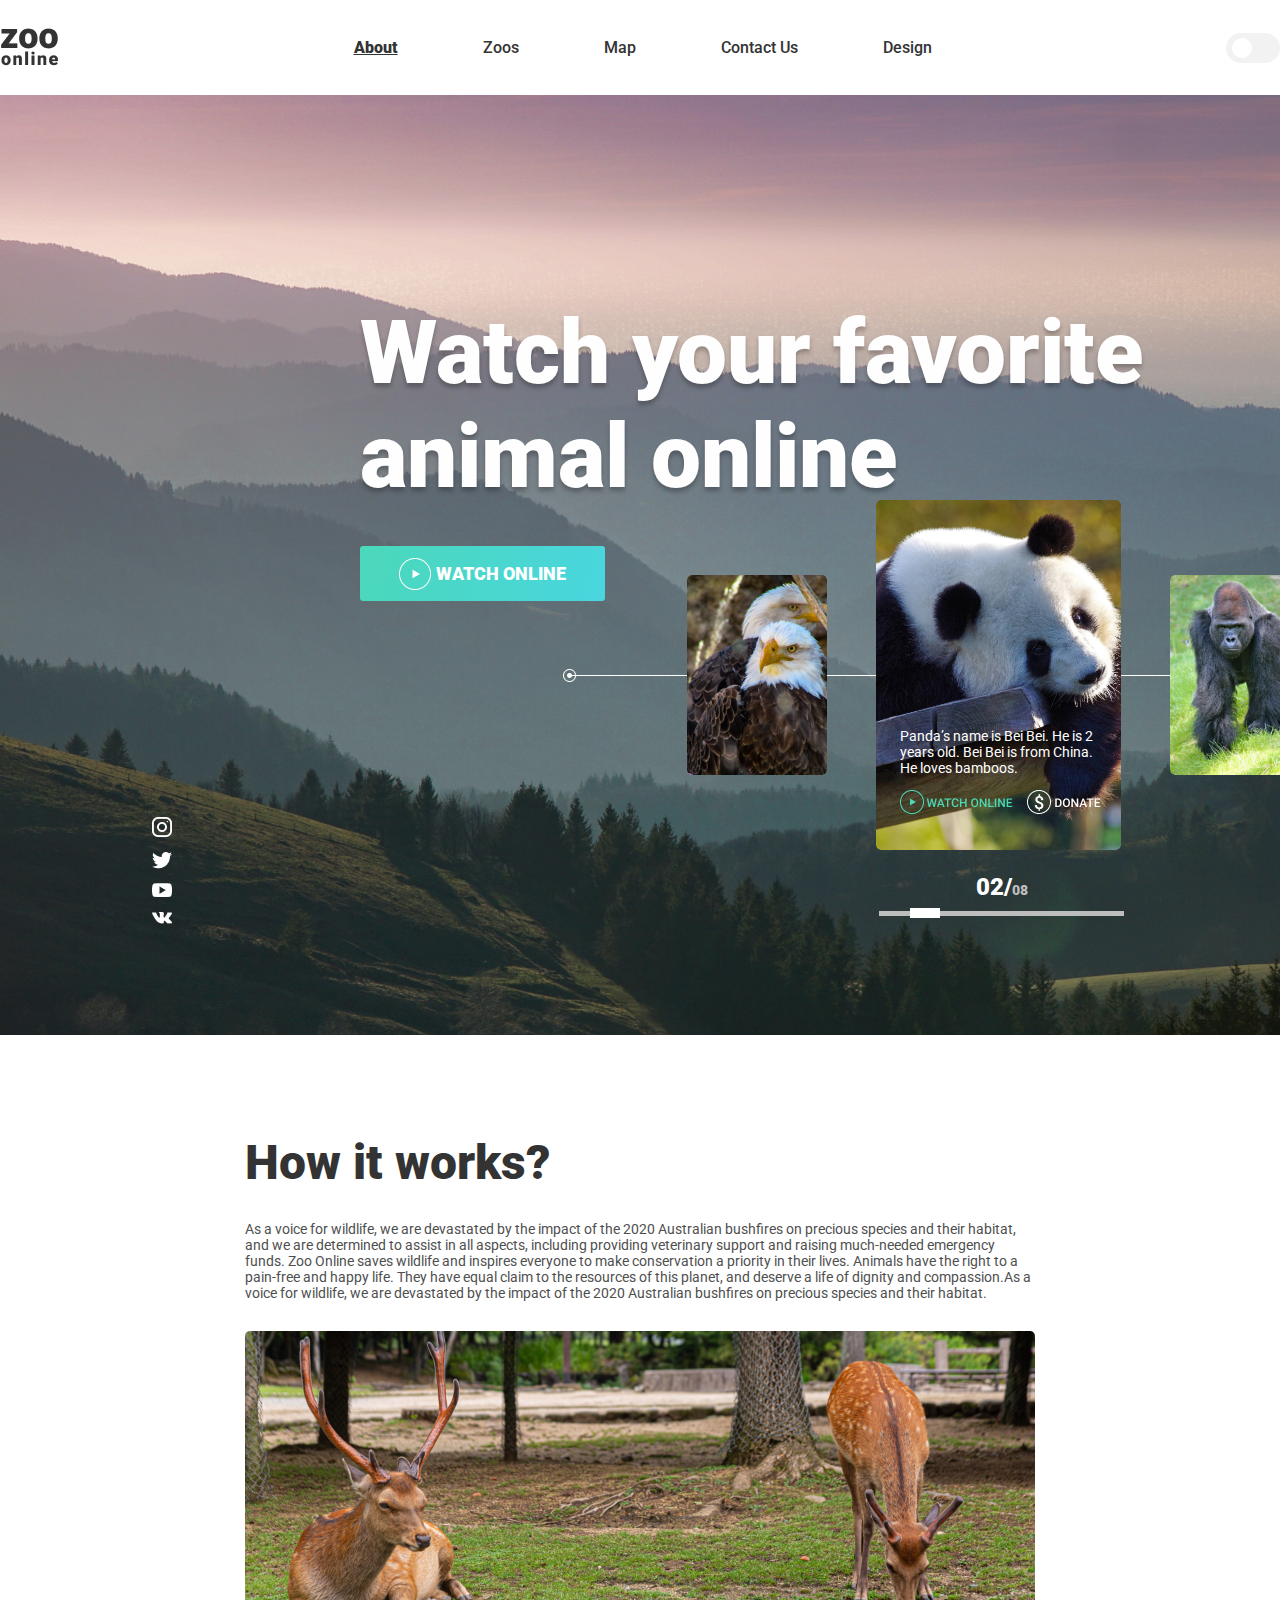
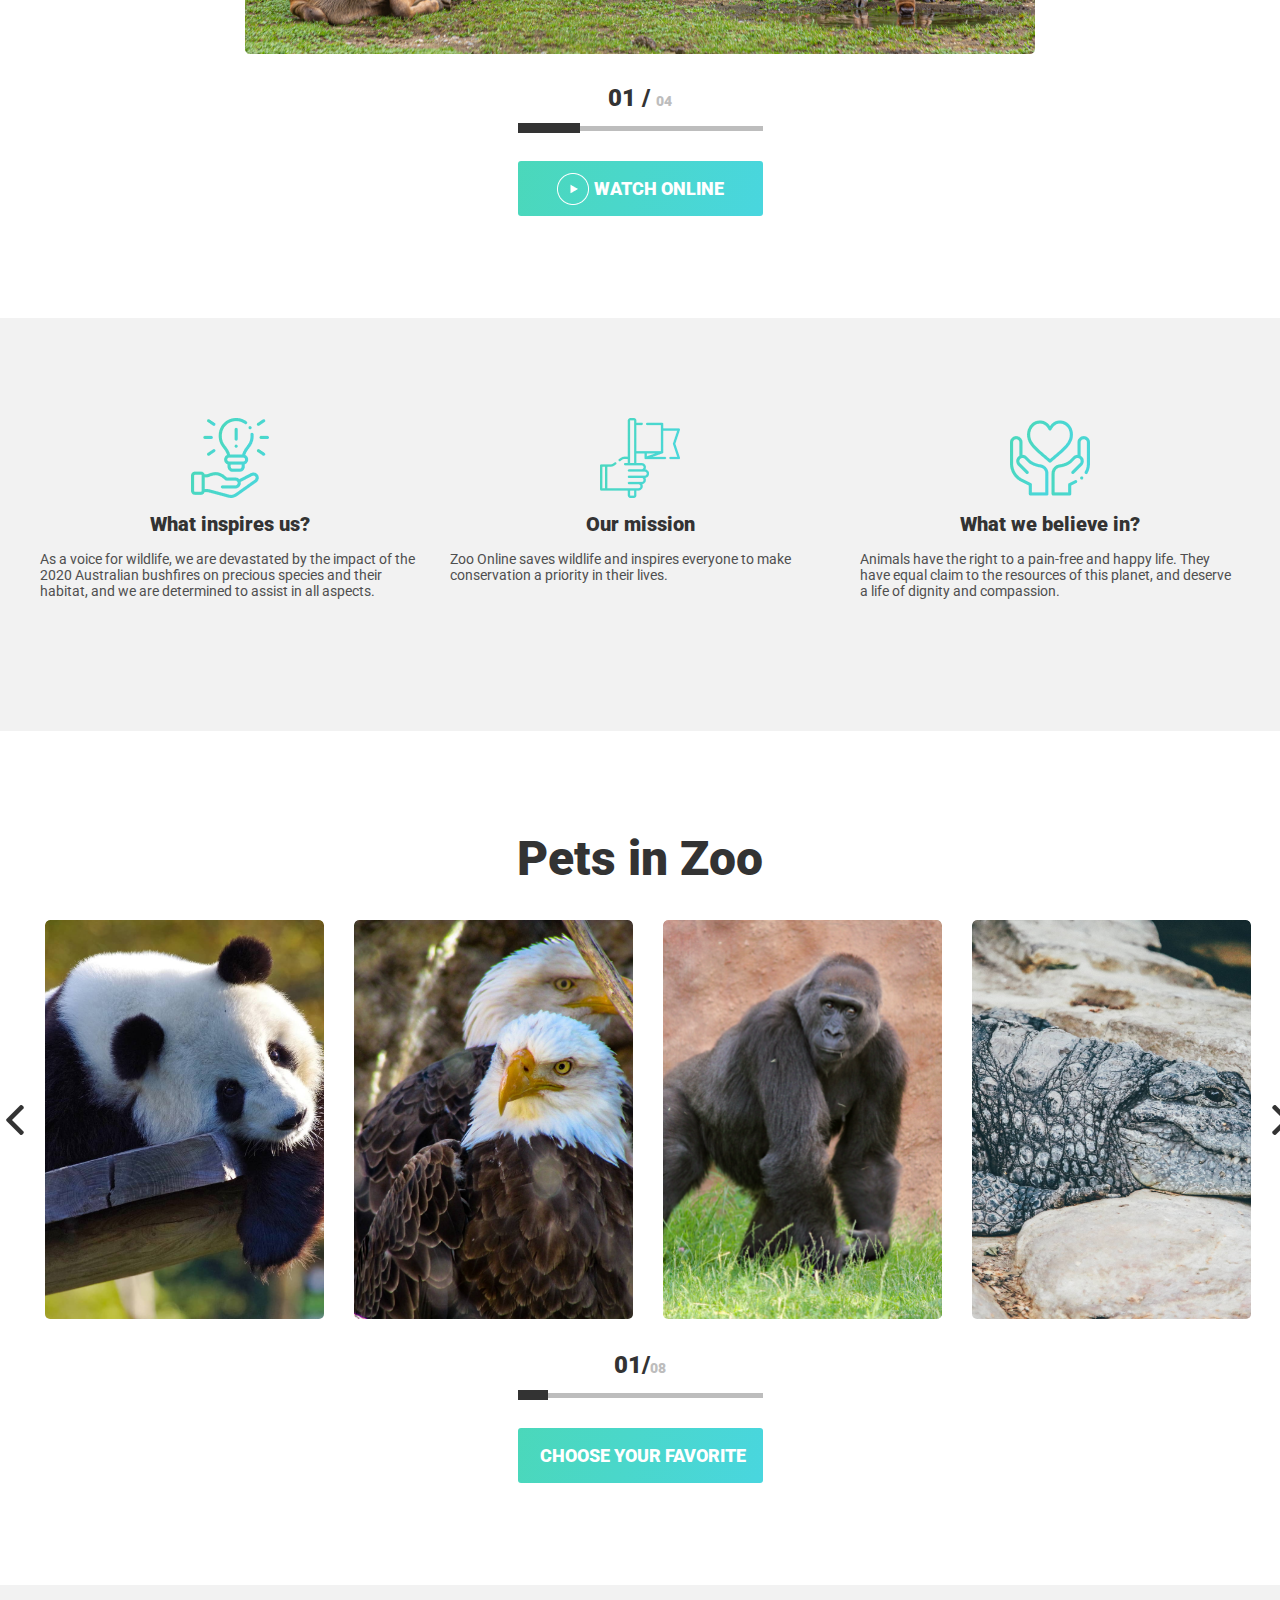
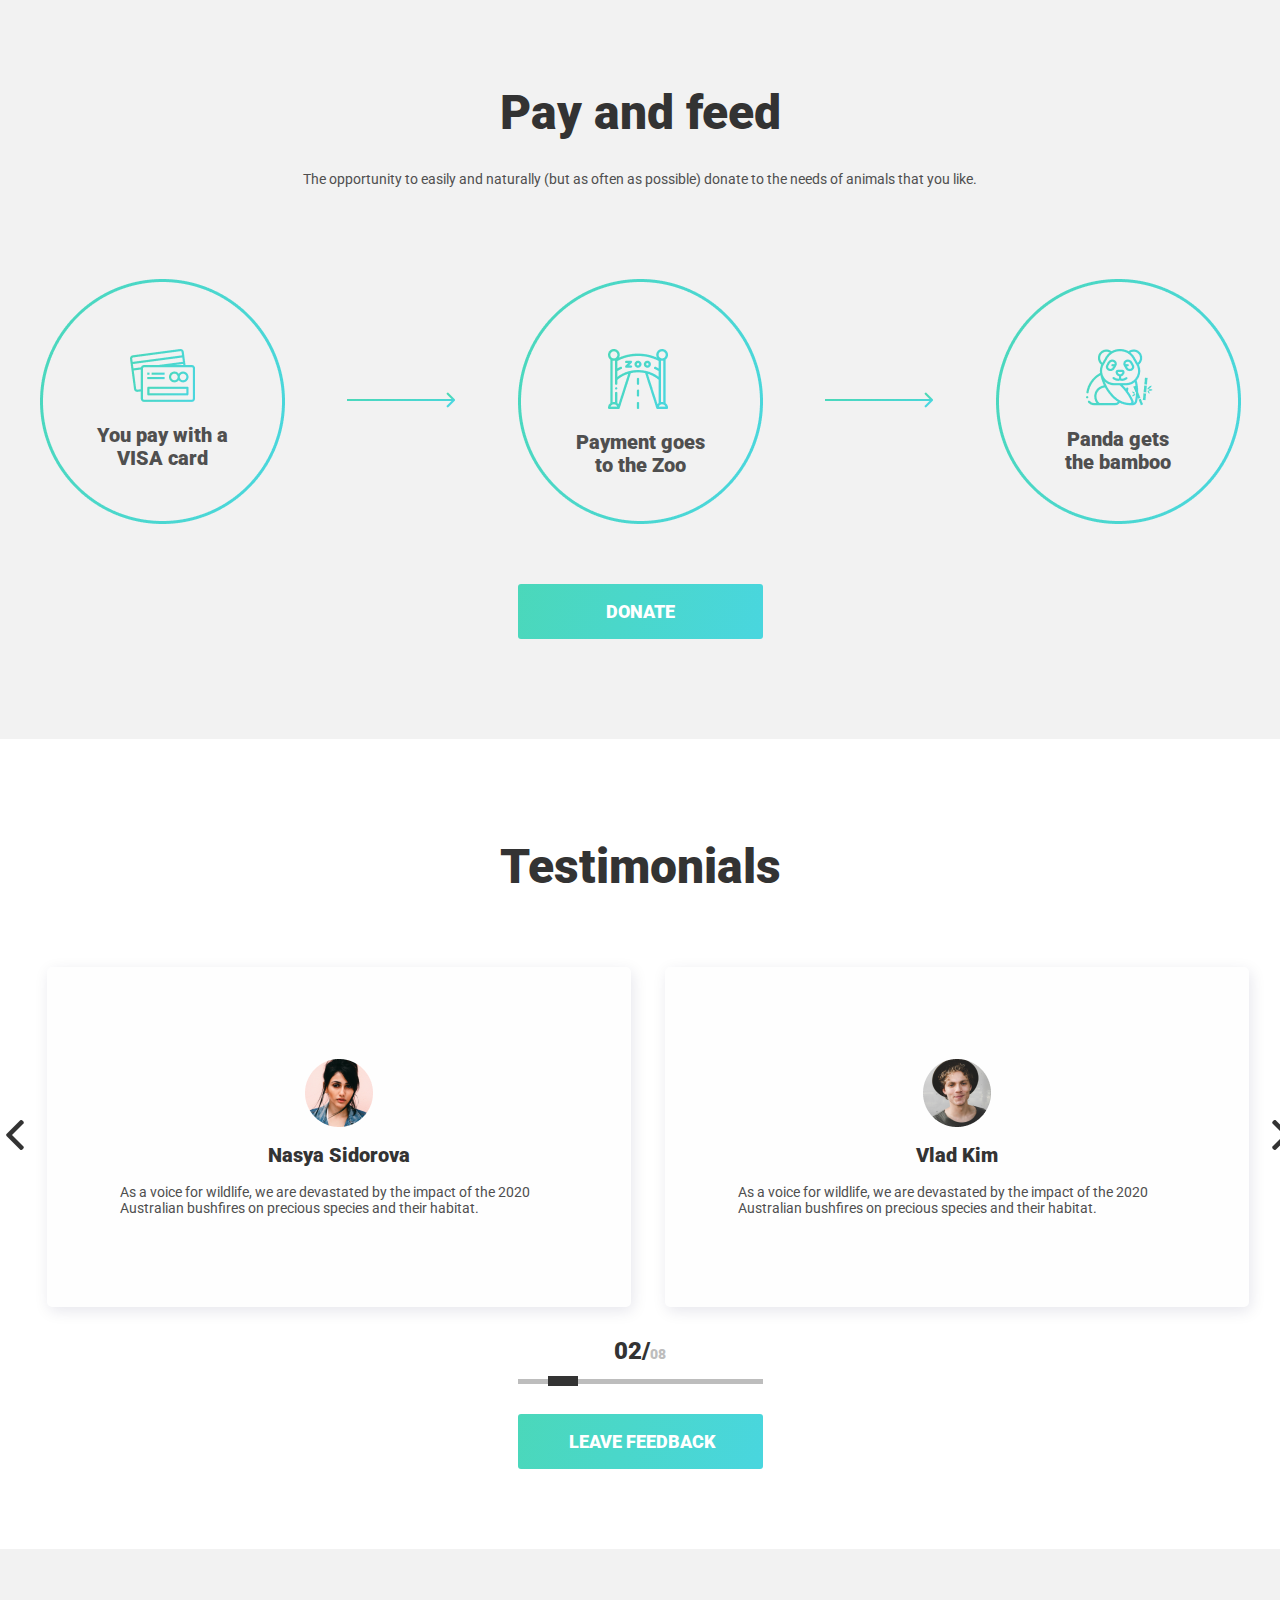
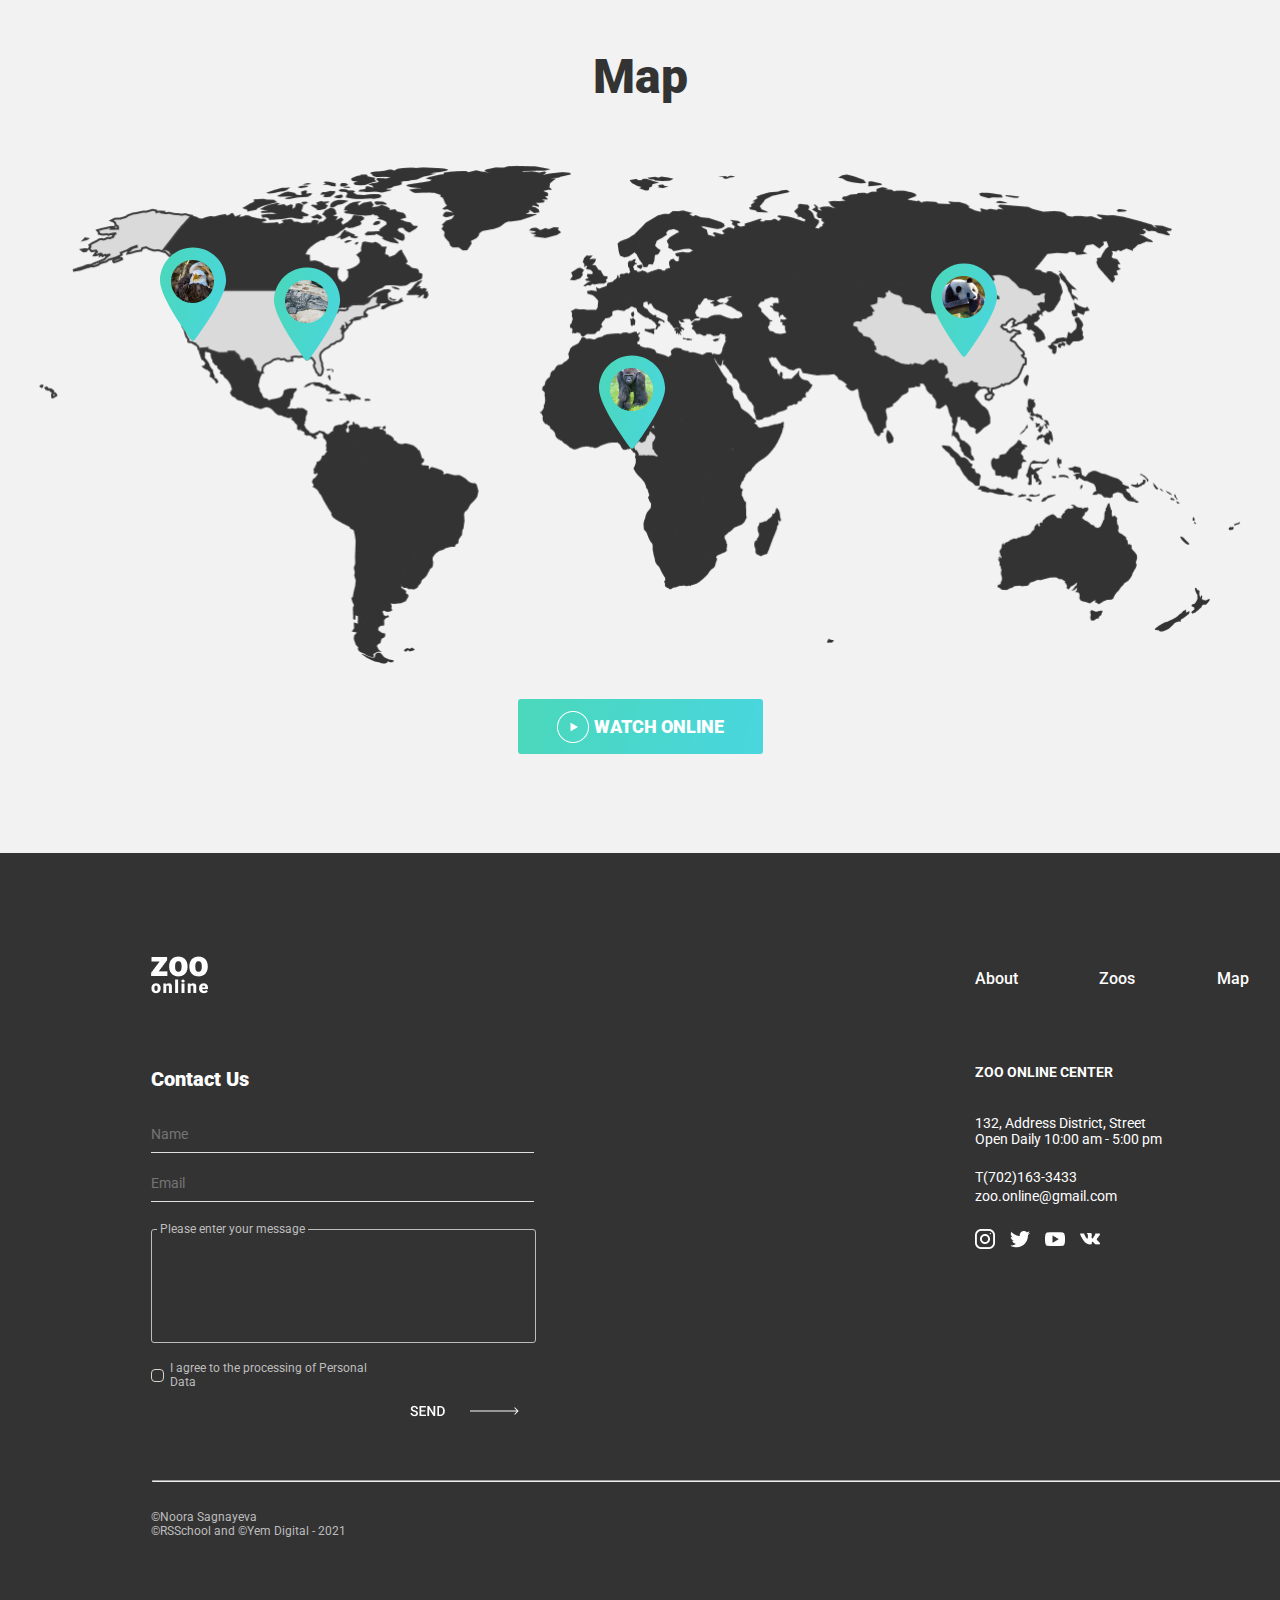
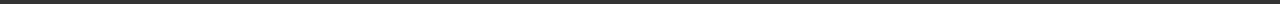
<file: online-zoo2/index.html>
<!DOCTYPE html>
<html lang="en">
<head>
    <meta charset="UTF-8">
    <meta http-equiv="X-UA-Compatible" content="IE=edge">
    <meta name="viewport" content="width=device-width, initial-scale=1.0">
    <title>Saugene - online-zoo</title>
    <link rel="stylesheet" href="pages/style.css">
</head>
<body>
    
    <header> 
        <div class="headerContainer">
            <h1>Online Zoo</h1>
            <div>
                <a href="#" class="logo"><img src="assets/icons/logo.png" alt="Online Zoo" class="logo_img"></a>
            </div>
            <nav>
                <ul class="navbar">
                    <li><a href="#" class="about navLinkActive">About</a></li>
                    <li><a href="pages/panda.html" class="zoos">Zoos</a></li>
                    <li><a href="pages/map.html" class="map">Map</a></li>
                    <li><a href="#bottom" class="contactUs">Contact Us</a></li>
                    <li><a href="https://www.figma.com/file/HKt5Nlx0jghQtJp6jW9q8F/zooApp" class="design">Design</a></li>
                </ul>
            </nav>
            <label class="switch">
                <input type="checkbox">
                <span class="slider round"></span>
            </label>
        </div>
    </header>

    <main>
        <section class="watch">
            <div class="container">
                <h2>Watch your favorite <br>
                    animal online
                </h2>
                <form action="pages/panda.html">
                    <button class="watchOnline" id="buttonWatch">
                        <img src="assets/icons/btn_circle.png" alt="Watch" class="btnImg">
                        <div class="btnText">
                            Watch Online
                        </div>
                </button>
                </form>
                <div class="animalsSlider">
                    <div class="mainSlider">
                        <div class="sliderCard eagle">
                            <img class="mainAnimals gallery-animals" src="assets/images/animals/eagle.jpeg" alt="Eagle">
                            <div class="animalsSliderInfo">
                                <p class="sliderInfoText">
                                    Panda’s name is Bei Bei. He 
                                    is 2 years old. Bei Bei is from
                                    China. He loves bamboos.
                                </p>
                                <div class="infoBtn">
                                    <a href="pages/eagle.html" class="sliderInfoBtn">
                                        <img src="assets/icons/watch_btn_slider.png" alt="Watch Eagle">
                                    </a>
                                    <a href="#" class="sliderInfoBtn">
                                        <img src="assets/icons/donate_btn_slider.png" alt="Donate">
                                    </a>
                                </div>
                            </div>
                        </div>
                        <div class="sliderCard panda activeAnimal">
                            <img class="mainAnimals gallery-animals gallery-activeAnimal" src="assets/images/animals/panda.jpeg" alt="Panda">
                            <div class="animalsSliderInfo">
                                <p class="sliderInfoText">
                                    Panda’s name is Bei Bei. He 
                                    is 2 years old. Bei Bei is from
                                    China. He loves bamboos.
                                </p>
                                <div class="infoBtn">
                                    <a href="pages/panda.html" class="sliderInfoBtn">
                                        <img src="assets/icons/watch_btn_slider.png" alt="Watch Eagle">
                                    </a>
                                    <a href="#" class="sliderInfoBtn">
                                        <img src="assets/icons/donate_btn_slider.png" alt="Donate">
                                    </a>
                                </div>
                            </div>
                        </div>
                        <div class="sliderCard gorilla">
                            <img class="mainAnimals gallery-animals" src="assets/images/animals/gorilla.jpeg" alt="Gorilla">
                            <div class="animalsSliderInfo">
                                <p class="sliderInfoText">
                                    Panda’s name is Bei Bei. He 
                                    is 2 years old. Bei Bei is from
                                    China. He loves bamboos.
                                </p>
                                <div class="infoBtn">
                                    <a href="pages/gorilla.html" class="sliderInfoBtn">
                                        <img src="assets/icons/watch_btn_slider.png" alt="Watch Eagle">
                                    </a>
                                    <a href="#" class="sliderInfoBtn">
                                        <img src="assets/icons/donate_btn_slider.png" alt="Donate">
                                    </a>
                                </div>
                            </div>
                        </div>
                        <div class="sliderCard alligator">
                            <img class="mainAnimals gallery-animals" src="assets/images/animals/alligator.jpeg" alt="Alligator">
                            <div class="animalsSliderInfo">
                                <p class="sliderInfoText">
                                    Panda’s name is Bei Bei. He 
                                    is 2 years old. Bei Bei is from
                                    China. He loves bamboos.
                                </p>
                                <div class="infoBtn">
                                    <a href="pages/alligator.html" class="sliderInfoBtn">
                                        <img src="assets/icons/watch_btn_slider.png" alt="Watch Eagle">
                                    </a>
                                    <a href="#" class="sliderInfoBtn">
                                        <img src="assets/icons/donate_btn_slider.png" alt="Donate">
                                    </a>
                                </div>
                            </div>
                        </div>
                        <div class="sliderCard fox">
                            <img class="mainAnimals gallery-animals" src="assets/images/animals/fox.jpeg" alt="Fox">
                            <div class="animalsSliderInfo">
                                <p class="sliderInfoText">
                                    Panda’s name is Bei Bei. He 
                                    is 2 years old. Bei Bei is from
                                    China. He loves bamboos.
                                </p>
                                <div class="infoBtn">
                                    <a href="#" class="sliderInfoBtn">
                                        <img src="assets/icons/watch_btn_slider.png" alt="Watch Eagle">
                                    </a>
                                    <a href="#" class="sliderInfoBtn">
                                        <img src="assets/icons/donate_btn_slider.png" alt="Donate">
                                    </a>
                                </div>
                            </div>
                        </div>
                    </div>
                    <div class="sliderFirst range-slider">
                        <span class="slider-first__text">0<span class="slider-first__text-now">2</span>/<span class="slider__text-value">08</span></span>
                        <input class="first__slider" type="range" value="2" min="1" max="8"></input>
                    </div>
                </div>
                <div class="social">
                    <img src="assets/icons/instagram.png" alt="Instagram" class="instagram">
                    <img src="assets/icons/twitter.png" alt="Twitter" class="twitter">
                    <img src="assets/icons/youtube.png" alt="Youtube" class="youtube">
                    <img src="assets/icons/vk.png" alt="Vk" class="vk">
                </div>
            </div>
        </section>
        <section class="howItWorks">
            <div class="container">
                <div class="containerHow">
                    <h3 class="secondSectionText">
                        How it works?
                    </h3>
                    <div class="textHowBlock">
                        <p class="textHow">
                            As a voice for wildlife, we are devastated by the impact of the 2020 Australian bushfires on precious species and their habitat,
                            and we are determined to assist in all aspects, including providing veterinary support and raising much-needed emergency
                            funds. Zoo Online saves wildlife and inspires everyone to make conservation a priority in their lives. Animals have the right to a
                            pain-free and happy life. They have equal claim to the resources of this planet, and deserve a life of dignity and compassion.As
                            a voice for wildlife, we are devastated by the impact of the 2020 Australian bushfires on precious species and their habitat.
                        </p>
                    </div>
                    <img src="assets/images/secGeyik.png" alt="Geyiks" class="secgeyik">
                    <div class="range-slider howItWorks__range-slider">
                        <span class="slider__text howItWorks__slider-text">
                            <span class="slider__text-now">01</span>
                            /
                            <span class="slider__text-value">04</span>
                        </span>
                        <input type="range" class="gallery__slider howItWorks__slider" value="1" min="1" max="4">
                    </div>
                    <form action="pages/panda.html">
                        <button class="watchOnline" id="buttonHow">
                            <img src="assets/icons/btn_circle.png" alt="Watch" class="btnImg">
                            <div class="btnText">
                                Watch Online
                            </div>
                        </button>
                    </form>
                </div>
            </div>
        </section>
        <section class="neden">
            <div class="container">
                <div class="flexSection">
                    <div class="flexBlock">
                        <img src="assets/images/flexLamp.png" alt="What inspires us?" class="flexImg">
                        <h4 class="flexSapl">
                            What inspires us?
                        </h4>
                        <p class="flexText">
                            As a voice for wildlife, we are devastated by the impact of the
                            2020 Australian bushfires on precious species and their
                             habitat, and we are determined to assist in all aspects.
                        </p>
                    </div>
                    <div class="flexBlock">
                        <img src="assets/images/flexFlag.png" alt="Our mission" class="flexImg">
                        <h4 class="flexSapl">
                            Our mission
                        </h4>
                        <p class="flexText">
                            Zoo Online saves wildlife and inspires everyone to make
                            conservation a priority in their lives. 
                        </p>
                    </div>
                    <div class="flexBlock">
                        <img src="assets/images/flexHeart.png" alt="What we believe in?" class="flexImg">
                        <h4 class="flexSapl">
                            What we believe in?
                        </h4>
                        <p class="flexText">
                            Animals have the right to a pain-free and happy life. They
                            have equal claim to the resources of this planet, and deserve
                            a life of dignity and compassion.
                        </p>
                    </div>
                </div>
            </div>
        </section>
        <section class="pets">
            <div class="container">
                <h3 class="saplPets">
                    Pets in Zoo
                </h3>
                <div class="sliderPets">
                    <div>
                        <img class="leftArrow" src="assets/icons/left-arrow.png" alt="Left">
                    </div>
                    <div class="animalPets pandaPets">
                        <img class="mainAnimals all-animals mainAnimalsPets" src="assets/images/animals/panda.jpeg" alt="Panda">
                        <div class="animalsSliderInfo animalsSliderInfoPets">
                            <p class="sliderInfoText">
                                Panda’s name is Bei Bei. He 
                                is 2 years old. Bei Bei is from
                                China. He loves bamboos.
                            </p>
                            <div class="infoBtn">
                                <a href="pages/panda.html" class="sliderInfoBtn">
                                    <img src="assets/icons/watch_btn_slider.png" alt="Watch Eagle">
                                </a>
                                <a href="#" class="sliderInfoBtn">
                                    <img src="assets/icons/donate_btn_slider.png" alt="Donate">
                                </a>
                            </div>
                        </div>
                    </div>
                    <div class="animalPets eaglePets">
                        <img class="mainAnimals all-animals mainAnimalsPets" src="assets/images/animals/eagle.jpeg" alt="Eagle">
                        <div class="animalsSliderInfo animalsSliderInfoPets">
                            <p class="sliderInfoText">
                                Panda’s name is Bei Bei. He 
                                is 2 years old. Bei Bei is from
                                China. He loves bamboos.
                            </p>
                            <div class="infoBtn">
                                <a href="pages/eagle.html" class="sliderInfoBtn">
                                    <img src="assets/icons/watch_btn_slider.png" alt="Watch Eagle">
                                </a>
                                <a href="#" class="sliderInfoBtn">
                                    <img src="assets/icons/donate_btn_slider.png" alt="Donate">
                                </a>
                            </div>
                        </div>
                    </div>
                    <div class="animalPets gorillaPets">
                        <img class="mainAnimals all-animals mainAnimalsPets" src="assets/images/animals/gorillaPets.png" alt="Gorilla">
                        <div class="animalsSliderInfo animalsSliderInfoPets">
                            <p class="sliderInfoText">
                                Panda’s name is Bei Bei. He 
                                is 2 years old. Bei Bei is from
                                China. He loves bamboos.
                            </p>
                            <div class="infoBtn">
                                <a href="pages/gorilla.html" class="sliderInfoBtn">
                                    <img src="assets/icons/watch_btn_slider.png" alt="Watch Eagle">
                                </a>
                                <a href="#" class="sliderInfoBtn">
                                    <img src="assets/icons/donate_btn_slider.png" alt="Donate">
                                </a>
                            </div>
                        </div>
                    </div>
                    <div class="animalPets alligatorPets">
                        <img class="mainAnimals all-animals mainAnimalsPets" src="assets/images/animals/alligator.jpeg" alt="Alligator">
                        <div class="animalsSliderInfo animalsSliderInfoPets">
                            <p class="sliderInfoText">
                                Panda’s name is Bei Bei. He 
                                is 2 years old. Bei Bei is from
                                China. He loves bamboos.
                            </p>
                            <div class="infoBtn">
                                <a href="pages/alligator.html" class="sliderInfoBtn">
                                    <img src="assets/icons/watch_btn_slider.png" alt="Watch Eagle">
                                </a>
                                <a href="#" class="sliderInfoBtn">
                                    <img src="assets/icons/donate_btn_slider.png" alt="Donate">
                                </a>
                            </div>
                        </div>
                    </div>
                    <div>
                        <img class="rightArrow" src="assets/icons/right-arrow.png" alt="Right">
                    </div>
                </div>
                <div class="range-slider range-sliderPets">
                    <span class="slider-pets__text">0<span class="slider-pets__text-now">1</span>/<span class="slider__text-value">08</span></span>
                    <input class="pets__slider" type="range" value="1" min="1" max="8"></input>
                </div>
                <button class="watchOnline" id="buttonPets">
                    <div class="btnText">
                        Choose your favorite
                    </div>
                </button>
            </div>
        </section>
        <section class="pay">
            <div class="container">
                <h3 class="saplPay">
                    Pay and feed
                </h3>
                <p class="textPay">
                    The opportunity to easily and naturally (but as often as possible) donate to the needs of animals that you like.
                </p>
                <div class="flexGreen">
                    <div class="blockGreen">
                        <img src="assets/icons/moneyGreen.png" alt="Pay" class="imgGreen">
                        <h5 class="textGreen">
                            You pay with a <br>
                            VISA card
                        </h5>
                    </div>
                    <div class="arrow">
                        <img src="assets/icons/arrowGreen.png" alt="arrow">
                    </div>
                    <div class="arrowMini">
                        <img src="assets/icons/arrowMini.png" alt="arrow">
                    </div>
                    <div class="blockGreen">
                        <img src="assets/icons/zooGreen.png" alt="Zoo" class="imgGreen">
                        <h5 class="textGreen">
                            Payment goes <br>
                            to the Zoo
                        </h5>
                    </div>
                    <div class="arrow">
                        <img src="assets/icons/arrowGreen.png" alt="arrow">
                    </div>
                    <div class="arrowMini">
                        <img src="assets/icons/arrowMini.png" alt="arrow">
                    </div>
                    <div class="blockGreen">
                        <img src="assets/icons/pandaGreen.png" alt="Panda" class="imgGreen">
                        <h5 class="textGreen">
                            Panda gets <br>
                            the bamboo
                        </h5>
                    </div>
                </div>
                <button class="btnGreen">
                    Donate
                </button>
            </div>
        </section>
        <section class="testimonials">
            <div class="container">
                <h3 class="saplTestimonials">
                    Testimonials
                </h3>
                <div class="sliderTestimonials">
                    <div>
                        <img class="leftArrow" src="assets/icons/left-arrow.png" alt="Left">
                    </div>
                    <div class="tesimonialBlock testimonialNastya">
                        <img src="assets/images/testimonial/nastya_sidorova.png" alt="Nastya">
                        <p class="saplTestimName">Nasya Sidorova</p>
                        <p class="textTestim">
                            As a voice for wildlife, we are devastated by the 
                            impact of the 2020 Australian bushfires on 
                            precious species and their habitat.
                        </p>
                    </div>
                    <div class="tesimonialBlock testimonialVlad">
                        <img src="assets/images/testimonial/vlad_kim.png" alt="Vlad">
                        <p class="saplTestimName">Vlad Kim</p>
                        <p class="textTestim">As a voice for wildlife, we are devastated by the 
                            impact of the 2020 Australian bushfires on 
                            precious species and their habitat.
                        </p>
                    </div>
                    <div>
                        <img class="rightArrow" src="assets/icons/right-arrow.png" alt="Right">
                    </div>
                </div>
                <div class="range-slider range-sliderPets">
                    <span class="slider-pets__text">0<span class="slider-pets__text-now">2</span>/<span class="slider__text-value">08</span></span>
                    <input class="pets__slider" type="range" value="2" min="1" max="8"></input>
                </div>
                <button class="watchOnline" id="buttonTestimomials">
                    <div class="btnText">
                        Leave feedback
                    </div>
                </button>
            </div>
        </section>
        <section class="mapSect">
            <div class="container">
                <h3 class="saplMap">
                    Map
                </h3>
                <div class="realMap">
                    <img src="assets/images/map.png" alt="Map" class="mapImg">
                    <img src="assets/images/mapMini.png" alt="Map" class="mapImgMini">
                    <div class="greenMark eagle_green-mark">
                        <img src="assets/images/eagle_circle.png" alt="Eagle" class="circle_mark">
                    </div>
                    <div class="greenMark alligator_green-mark">
                        <img src="assets/images/alligator_circle.png" alt="Alligator" class="circle_mark">
                    </div>
                    <div class="greenMark gorilla_green-mark">
                        <img src="assets/images/gorilla_circle.png" alt="Gorilla" class="circle_mark">
                    </div>
                    <div class="greenMark panda_green-mark">
                        <img src="assets/images/panda_circle.png" alt="Panda" class="circle_mark">
                    </div>
                </div>
                <button class="watchOnline" id="buttonMap">
                    <img src="assets/icons/btn_circle.png" alt="Watch" class="btnImg">
                    <div class="btnText">
                        Watch Online
                    </div>
                </button>
            </div>
        </section>
    </main>
   
    <footer id="bottom">
        <div class="container">
            <a href="#"> <img src="assets/icons/zooLogoLight.png" alt="Zoo" class="logo_imgLight"></a>
            <div class="linksFooter">
                <a href="#" class="AboutFooter">About</a>
                <a href="#" class="ZoosFooter">Zoos</a>
                <a href="#" class="MapFooter">Map</a>
                <a href="#" class="DesignFooter">Design</a>
            </div>
            <button class="btnDonateForVolun">
                <div class="btnTextDonate">
                    Donate for volunteers
                </div>
            </button>
            <h4 class="ContactUsFooter">
                Contact Us
            </h4>
            <form class="ContactForm">
                <div class="inputBlock">
                    <input type="text" class="inputName" placeholder="Name">
                </div>
                <div class="inputBlock">
                    <input type="email" class="inputEmail" placeholder="Email">
                </div>
                <fieldset class="footerFieldset">
                    <legend class="footerLegend">Please enter your message</legend>
                    <textarea class="footerTeaxtarea" maxlength="280" required></textarea>
                </fieldset>
                <div class="agreeBlock">
                    <input type="checkbox" id="agree" class="checkbox">
                    <label for="agree" class="agreeText">I agree to the processing of Personal Data</label>
                </div>
                <button class="sendArrow">
                    <img src="assets/icons/send_btn.png" alt="Send">
                </button>
            </form>
            <h5 class="zooOnlineCenter">Zoo Online Center</h5>
            <address>
                <p class="contactAddress">
                    132, Address District, Street <br>
                    Open Daily 10:00 am - 5:00 pm
                </p>
                <div class="contactsNumMail">
                    <a href="tel:+7021633433" class="contactAddress">T(702)163-3433</a> <br>
                    <a href="mailto:zoo.online@gmail.com" class="contactAddress">zoo.online@gmail.com</a>
                </div>
            </address>
            <div class="socialFooter">
                <img src="assets/icons/instagram.png" alt="Instagram" class="instagram">
                <img src="assets/icons/twitter.png" alt="Twitter" class="twitter">
                <img src="assets/icons/youtube.png" alt="Youtube" class="youtube">
                <img src="assets/icons/vk.png" alt="Vk" class="vk">
            </div>
            <hr class="footerHr">
            <p class="authorFooter">
                ©Noora Sagnayeva <br>
                ©RSSchool and ©Yem Digital - 2021
            </p>
        </div>
    </footer>
</body>
</html>
</file>
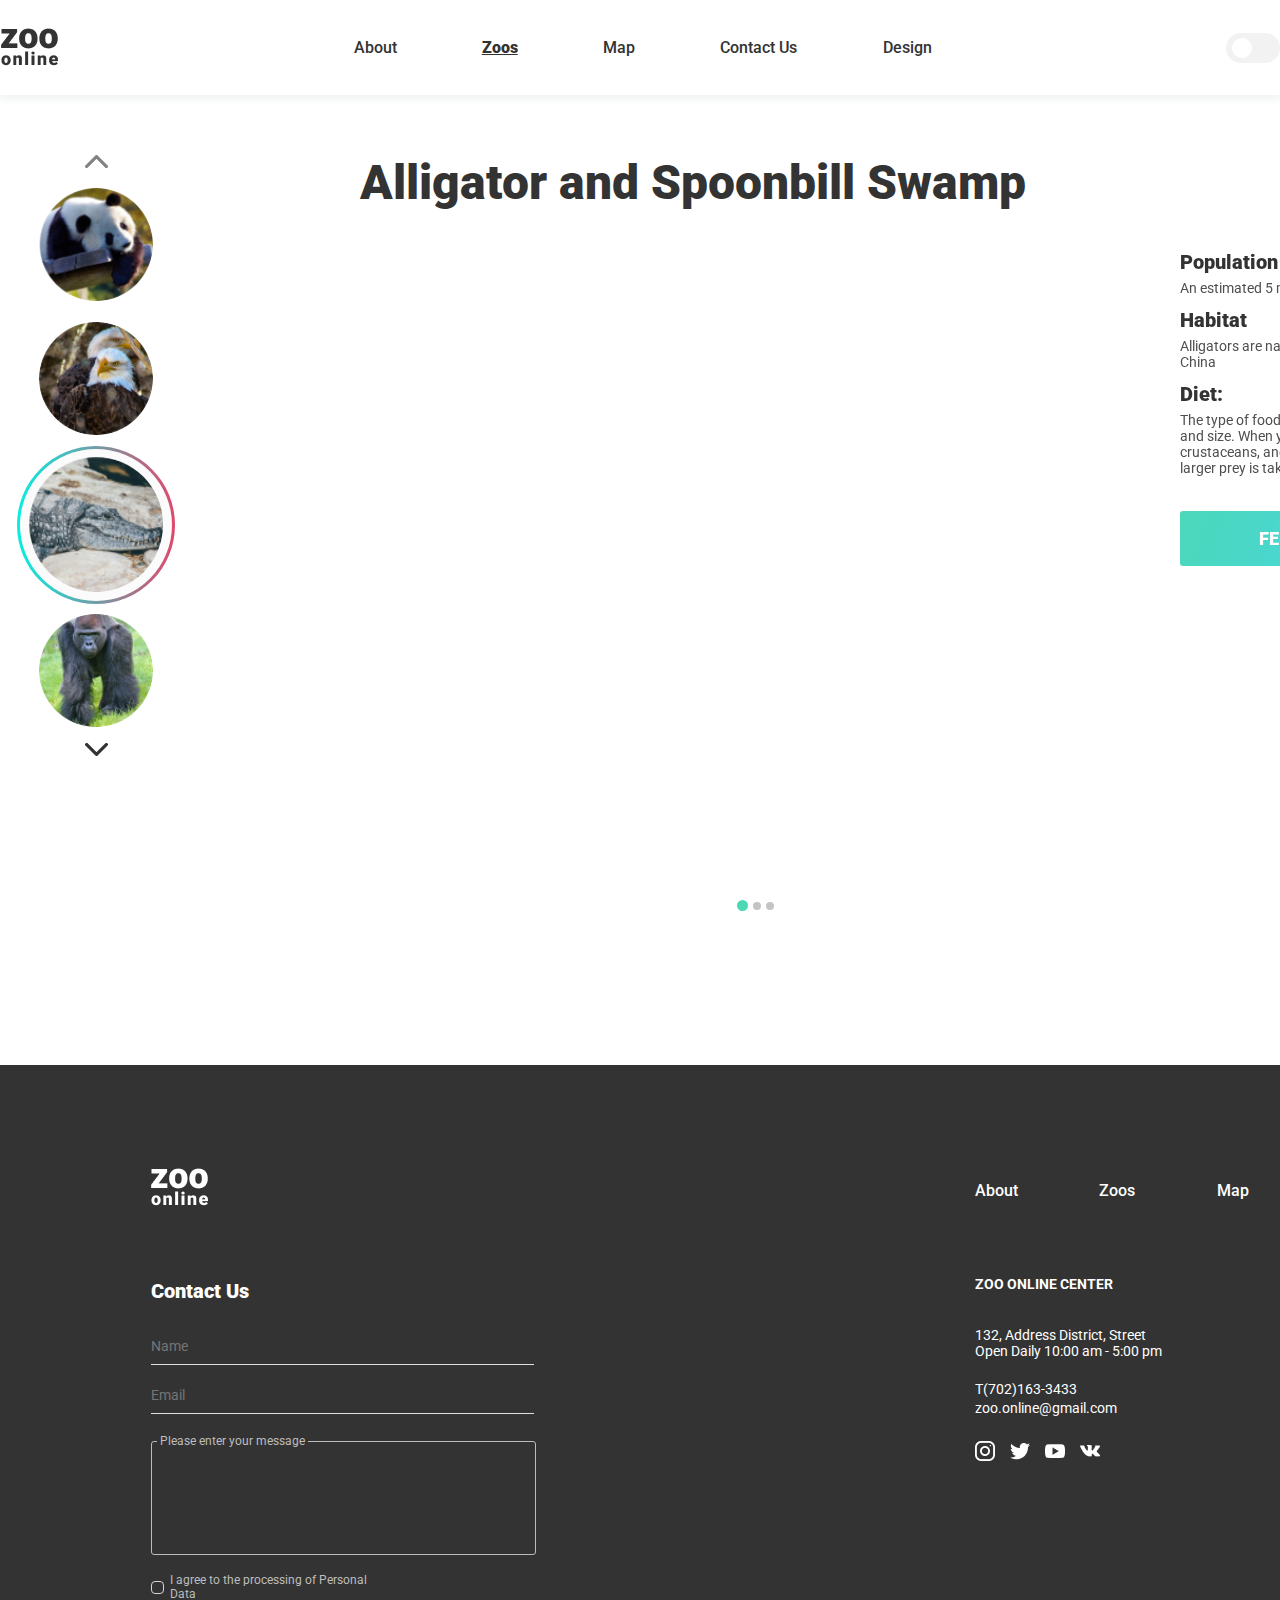
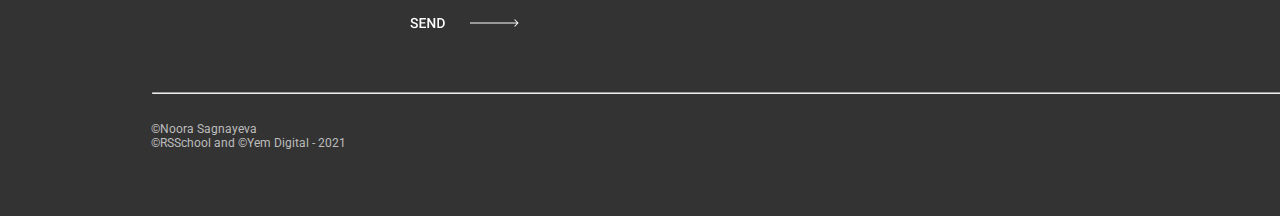
<file: online-zoo2/pages/alligator.html>
<!DOCTYPE html>
<html lang="en">
<head>
    <meta charset="UTF-8">
    <meta http-equiv="X-UA-Compatible" content="IE=edge">
    <meta name="viewport" content="width=device-width, initial-scale=1.0">
    <title>Alligator stream</title>
    <link rel="stylesheet" href="style.css">
</head>
<body>
  <header>
    <div class="headerContainer">
        <h1>Online Zoo</h1>
        <a href="../index.html" class="logo"><img src="../assets/icons/logo.png" alt="Online Zoo" class="logo_img"></a>
        <nav>
            <ul class="navbar">
                <li><a href="../index.html" class="about">About</a></li>
                <li><a href="#" class="zoos navLinkActive">Zoos</a></li>
                <li><a href="map.html" class="map">Map</a></li>
                <li><a href="#bottom" class="contactUs">Contact Us</a></li>
                <li><a href="https://www.figma.com/file/HKt5Nlx0jghQtJp6jW9q8F/zooApp" class="design">Design</a></li>
            </ul>
        </nav>
        <label class="switch">
            <input type="checkbox">
            <span class="slider round"></span>
        </label>
    </div>
</header>
<main>
    <section class="video">
        <aside>
            <div class="sliderAnimalMapVert">
                <div>
                    <img class="leftArrow" src="../assets/icons/top-arrow.png" alt="Left">
                </div>
                <div class="gradientBlock">
                    <a href="panda.html" class="animalBlock">
                        <img src="../assets/images/panda_circle_map.png" alt="Panda" class="sliderAnimalImg">
                    </a>
                </div>
                <div class="gradientBlock">
                    <a href="eagle.html" class="animalBlock">
                        <img src="../assets/images/eagle_circle_map.png" alt="Eagle" class="sliderAnimalImg">
                    </a>
                </div>
                <div class="gradientBlock gradientBlockActive">
                    <a href="alligator.html" class="animalBlock">
                        <img src="../assets/images/alligator_circle_map.png" alt="Alligator" class="sliderAnimalImg">
                    </a>
                </div>
                <div class="gradientBlock">
                    <a href="gorilla.html" class="animalBlock">
                        <img src="../assets/images/gorilla_circle_map.png" alt="Gorilla" class="sliderAnimalImg">
                    </a>
                </div>
                <div>
                    <img class="rightArrow" src="../assets/icons/down-arrow.png" alt="Right">
                </div>
            </div>
        </aside>
        <h3 class="saplTBZ">
            Alligator and Spoonbill Swamp
        </h3>
        <div class="hero"> 
            <div class="heroVideo">
                <iframe class="mainVideo" src="https://www.youtube.com/embed/EnxRJii_dp8" allowfullscreen="true"></iframe>
                <div class="sliderVideo">
                    <div class="videoSlider">
                        <div class="videoSliderCard">
                            <iframe class="cardVideo" src="https://www.youtube.com/embed/EnxRJii_dp8" allowfullscreen="true"></iframe>
                        </div>
                        <div class="videoSliderCard">
                            <iframe class="cardVideo" src="https://www.youtube.com/embed/EnxRJii_dp8" allowfullscreen="true"></iframe>
                        </div>
                        <div class="videoSliderCard">
                            <iframe class="cardVideo" src="https://www.youtube.com/embed/EnxRJii_dp8" allowfullscreen="true"></iframe>
                        </div>
                    </div>
                    <div class="switchers">
                        <div class="circle circleActive"></div>
                        <div class="circle"></div>
                        <div class="circle"></div>
                    </div>
                </div>
            </div>
            <div class="info">
                <div>
                    <h4 class="infoTitle">Population</h4>
                    <p class="infoP">An estimated 5 million American alligators</p>
                </div>
                <div>
                    <h4 class="infoTitle">Habitat</h4>
                    <p class="infoP">Alligators are native to only the United States, Mexico, and China</p>
                </div>
                <div>
                    <h4 class="infoTitle">Diet:</h4>
                    <p class="infoP">
                        The type of food eaten by alligators depends upon their age and size. When young, 
                        alligators eat fish, insects, snails, crustaceans, and worms. As they mature, 
                        progressively larger prey is taken, including larger fish such as gar
                    </p>
                </div>
                <button class="watchOnline" id="buttonFeed">
                    <div class="btnText">
                        Feed
                    </div>
                </button>
            </div>
        </div>
    </section>
</main>
<footer id="bottom">
    <div class="container">
        <a href="#"> <img src="../assets/icons/zooLogoLight.png" alt="Zoo" class="logo_imgLight"></a>
        <div class="linksFooter">
            <a href="../index.html" class="AboutFooter">About</a>
            <a href="#" class="ZoosFooter">Zoos</a>
            <a href="map.html" class="MapFooter">Map</a>
            <a href="#" class="DesignFooter">Design</a>
        </div>
        <button class="btnDonateForVolun">
            <div class="btnText">
                Watch Online
            </div>
        </button>
        <h4 class="ContactUsFooter">
            Contact Us
        </h4>
        <form class="ContactForm">
            <div class="inputBlock">
                <input type="text" class="inputName" placeholder="Name">
            </div>
            <div class="inputBlock">
                <input type="email" class="inputEmail" placeholder="Email">
            </div>
            <fieldset class="footerFieldset">
                <legend class="footerLegend">Please enter your message</legend>
                <textarea class="footerTeaxtarea" maxlength="280" required></textarea>
            </fieldset>
            <div class="agreeBlock">
                <input type="checkbox" id="agree" class="checkbox">
                <label for="agree" class="agreeText">I agree to the processing of Personal Data</label>
            </div>
            <button class="sendArrow">
                <img src="../assets/icons/send_btn.png" alt="Send">
            </button>
        </form>
        <h5 class="zooOnlineCenter">Zoo Online Center</h5>
        <address>
            <p class="contactAddress">
                132, Address District, Street <br>
                Open Daily 10:00 am - 5:00 pm
            </p>
            <div class="contactsNumMail">
                <a href="tel:+7021633433" class="contactAddress">T(702)163-3433</a> <br>
                <a href="mailto:zoo.online@gmail.com" class="contactAddress">zoo.online@gmail.com</a>
            </div>
        </address>
        <div class="socialFooter">
            <img src="../assets/icons/instagram.png" alt="Instagram" class="instagram">
            <img src="../assets/icons/twitter.png" alt="Twitter" class="twitter">
            <img src="../assets/icons/youtube.png" alt="Youtube" class="youtube">
            <img src="../assets/icons/vk.png" alt="Vk" class="vk">
        </div>
        <hr class="footerHr">
        <p class="authorFooter">
            ©Noora Sagnayeva <br>
            ©RSSchool and ©Yem Digital - 2021
        </p>
    </div>
</footer>
</body>
</html>
</file>
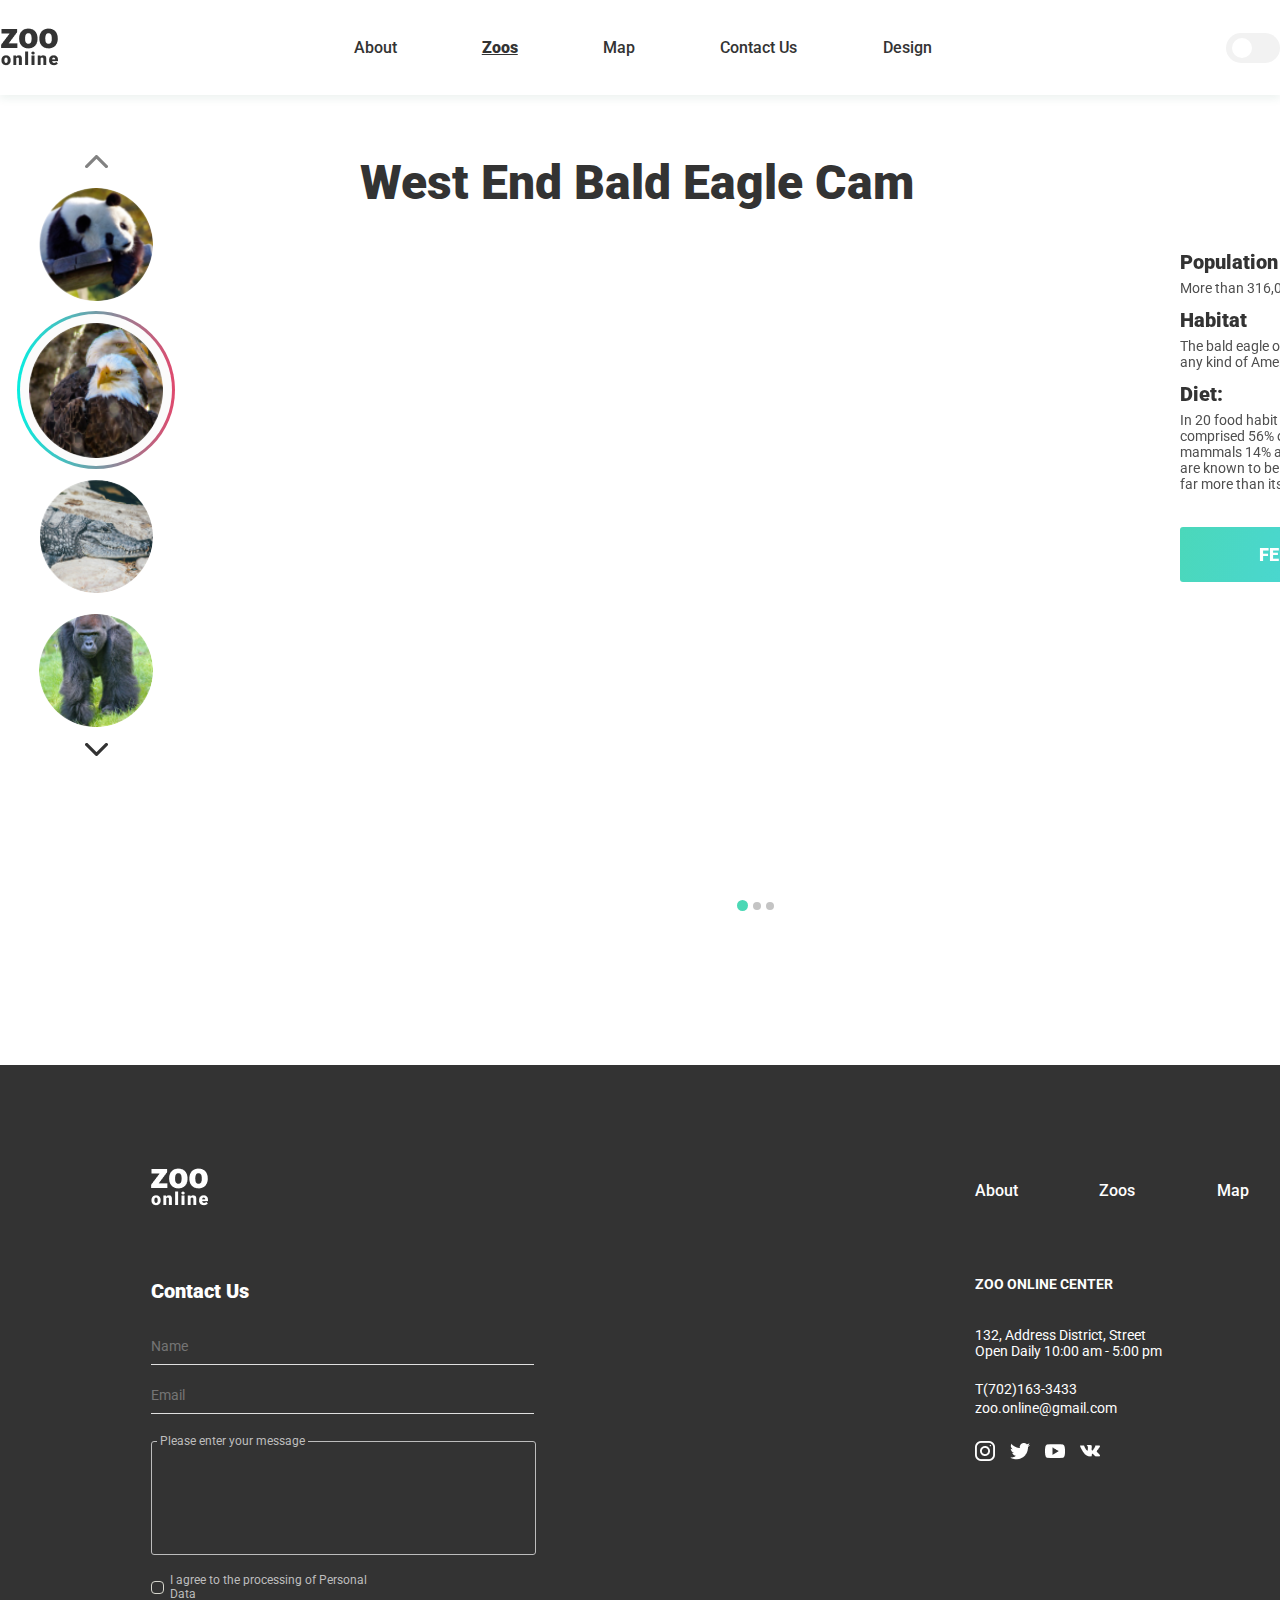
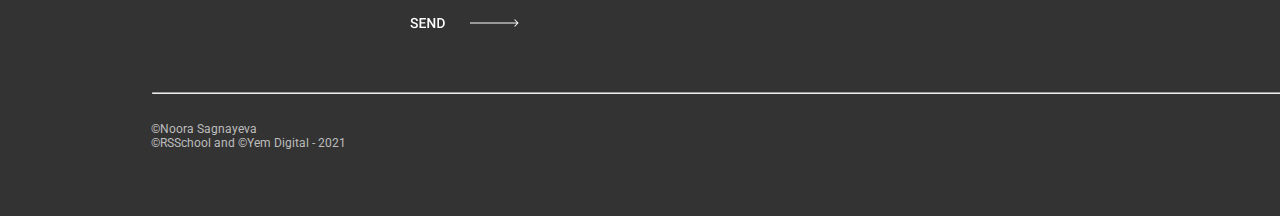
<file: online-zoo2/pages/eagle.html>
<!DOCTYPE html>
<html lang="en">
<head>
    <meta charset="UTF-8">
    <meta http-equiv="X-UA-Compatible" content="IE=edge">
    <meta name="viewport" content="width=device-width, initial-scale=1.0">
    <title>Eagle stream</title>
    <link rel="stylesheet" href="style.css">
</head>
<body>
  <header>
    <div class="headerContainer">
        <h1>Online Zoo</h1>
        <a href="../index.html" class="logo"><img src="../assets/icons/logo.png" alt="Online Zoo" class="logo_img"></a>
        <nav>
            <ul class="navbar">
                <li><a href="../index.html" class="about">About</a></li>
                <li><a href="#" class="zoos navLinkActive">Zoos</a></li>
                <li><a href="map.html" class="map">Map</a></li>
                <li><a href="#bottom" class="contactUs">Contact Us</a></li>
                <li><a href="https://www.figma.com/file/HKt5Nlx0jghQtJp6jW9q8F/zooApp" class="design">Design</a></li>
            </ul>
        </nav>
        <label class="switch">
            <input type="checkbox">
            <span class="slider round"></span>
        </label>
    </div>
</header>
<main>
    <section class="video">
        <aside>
            <div class="sliderAnimalMapVert">
                <div>
                    <img class="leftArrow" src="../assets/icons/top-arrow.png" alt="Left">
                </div>
                <div class="gradientBlock">
                    <a href="panda.html" class="animalBlock">
                        <img src="../assets/images/panda_circle_map.png" alt="Panda" class="sliderAnimalImg">
                    </a>
                </div>
                <div class="gradientBlock gradientBlockActive">
                    <a href="eagle.html" class="animalBlock">
                        <img src="../assets/images/eagle_circle_map.png" alt="Eagle" class="sliderAnimalImg">
                    </a>
                </div>
                <div class="gradientBlock">
                    <a href="alligator.html" class="animalBlock">
                        <img src="../assets/images/alligator_circle_map.png" alt="Alligator" class="sliderAnimalImg">
                    </a>
                </div>
                <div class="gradientBlock">
                    <a href="gorilla.html" class="animalBlock">
                        <img src="../assets/images/gorilla_circle_map.png" alt="Gorilla" class="sliderAnimalImg">
                    </a>
                </div>
                <div>
                    <img class="rightArrow" src="../assets/icons/down-arrow.png" alt="Right">
                </div>
            </div>
        </aside>
        <h3 class="saplTBZ">
            West End Bald Eagle Cam
        </h3>
        <div class="hero">
            <div class="heroVideo">
                <iframe class="mainVideo" src="https://www.youtube.com/embed/RmmAzrAkKqI" allowfullscreen="true"></iframe>
                <div class="sliderVideo">
                    <div class="videoSlider">
                        <div class="videoSliderCard">
                            <iframe class="cardVideo" src="https://www.youtube.com/embed/RmmAzrAkKqI" allowfullscreen="true"></iframe>
                        </div>
                        <div class="videoSliderCard">
                            <iframe class="cardVideo" src="https://www.youtube.com/embed/RmmAzrAkKqI" allowfullscreen="true"></iframe>
                        </div>
                        <div class="videoSliderCard">
                            <iframe class="cardVideo" src="https://www.youtube.com/embed/RmmAzrAkKqI" allowfullscreen="true"></iframe>
                        </div>
                    </div>
                    <div class="switchers">
                        <div class="circle circleActive"></div>
                        <div class="circle"></div>
                        <div class="circle"></div>
                    </div>
                </div>
            </div>
            <div class="info">
                <div>
                    <h4 class="infoTitle">Population</h4>
                    <p class="infoP">More than 316,000</p>
                </div>
                <div>
                    <h4 class="infoTitle">Habitat</h4>
                    <p class="infoP">The bald eagle occurs during its breeding season in virtually any kind of American wetland</p>
                </div>
                <div>
                    <h4 class="infoTitle">Diet:</h4>
                    <p class="infoP">
                        In 20 food habit studies across the species' range, 
                        fish comprised 56% of the diet of nesting eagles, 
                        birds 28%, mammals 14% and other prey 2%.[55] More 
                        than 400 species are known to be included in the bald 
                        eagle's prey spectrum, far more than its ecological 
                        equivalent in the Old World,
                    </p>
                </div>
                <button class="watchOnline" id="buttonFeed">
                    <div class="btnText">
                        Feed
                    </div>
                </button>
            </div>
        </div>
    </section>
</main>
<footer id="bottom">
    <div class="container">
        <a href="#"> <img src="../assets/icons/zooLogoLight.png" alt="Zoo" class="logo_imgLight"></a>
        <div class="linksFooter">
            <a href="../index.html" class="AboutFooter">About</a>
            <a href="#" class="ZoosFooter">Zoos</a>
            <a href="map.html" class="MapFooter">Map</a>
            <a href="#" class="DesignFooter">Design</a>
        </div>
        <button class="btnDonateForVolun">
            <div class="btnText">
                Watch Online
            </div>
        </button>
        <h4 class="ContactUsFooter">
            Contact Us
        </h4>
        <form class="ContactForm">
            <div class="inputBlock">
                <input type="text" class="inputName" placeholder="Name">
            </div>
            <div class="inputBlock">
                <input type="email" class="inputEmail" placeholder="Email">
            </div>
            <fieldset class="footerFieldset">
                <legend class="footerLegend">Please enter your message</legend>
                <textarea class="footerTeaxtarea" maxlength="280" required></textarea>
            </fieldset>
            <div class="agreeBlock">
                <input type="checkbox" id="agree" class="checkbox">
                <label for="agree" class="agreeText">I agree to the processing of Personal Data</label>
            </div>
            <button class="sendArrow">
                <img src="../assets/icons/send_btn.png" alt="Send">
            </button>
        </form>
        <h5 class="zooOnlineCenter">Zoo Online Center</h5>
        <address>
            <p class="contactAddress">
                132, Address District, Street <br>
                Open Daily 10:00 am - 5:00 pm
            </p>
            <div class="contactsNumMail">
                <a href="tel:+7021633433" class="contactAddress">T(702)163-3433</a> <br>
                <a href="mailto:zoo.online@gmail.com" class="contactAddress">zoo.online@gmail.com</a>
            </div>
        </address>
        <div class="socialFooter">
            <img src="../assets/icons/instagram.png" alt="Instagram" class="instagram">
            <img src="../assets/icons/twitter.png" alt="Twitter" class="twitter">
            <img src="../assets/icons/youtube.png" alt="Youtube" class="youtube">
            <img src="../assets/icons/vk.png" alt="Vk" class="vk">
        </div>
        <hr class="footerHr">
        <p class="authorFooter">
            ©Noora Sagnayeva <br>
            ©RSSchool and ©Yem Digital - 2021
        </p>
    </div>
</footer>
</body>
</html>
</file>
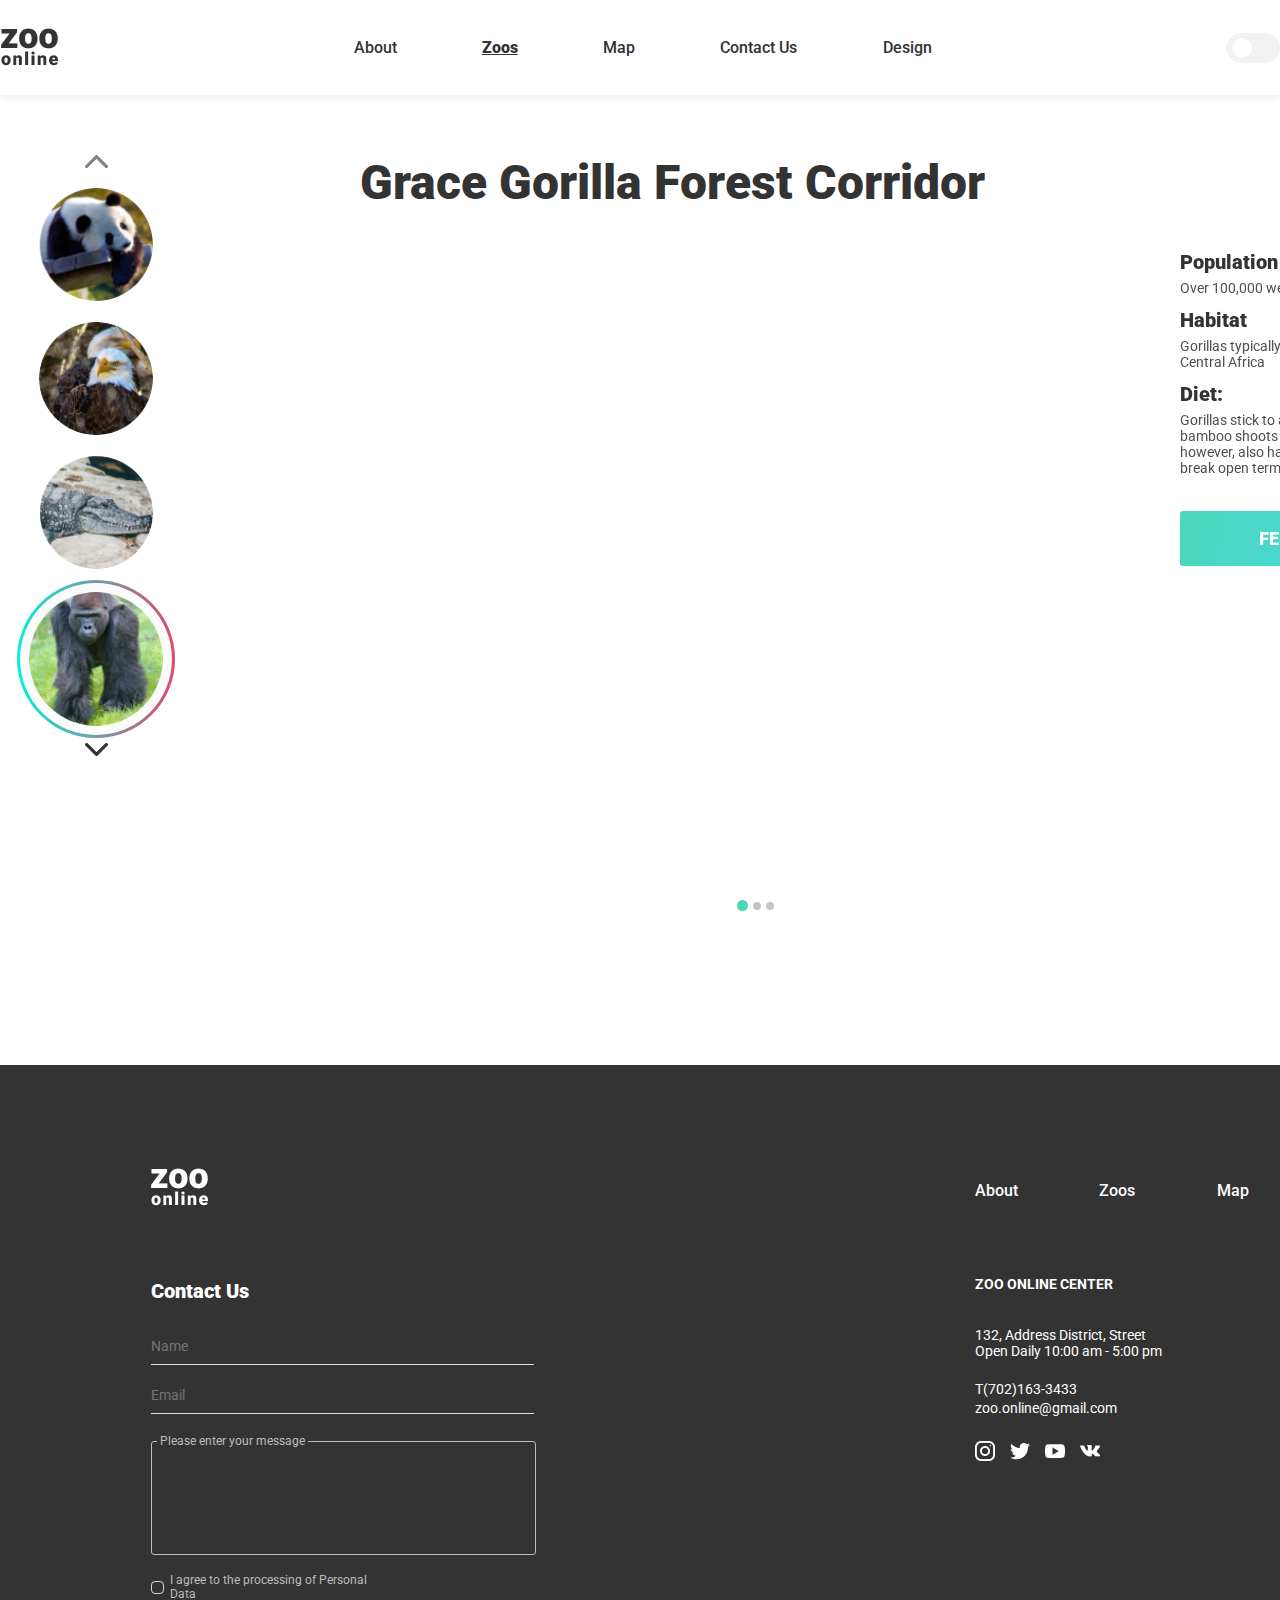
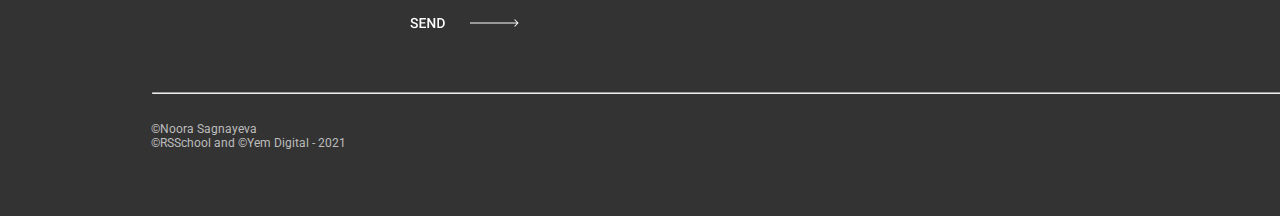
<file: online-zoo2/pages/gorilla.html>
<!DOCTYPE html>
<html lang="en">
<head>
    <meta charset="UTF-8">
    <meta http-equiv="X-UA-Compatible" content="IE=edge">
    <meta name="viewport" content="width=device-width, initial-scale=1.0">
    <title>Gorilla stream</title>
    <link rel="stylesheet" href="style.css">
</head>
<body>
  <header>
    <div class="headerContainer">
        <h1>Online Zoo</h1>
        <a href="../index.html" class="logo"><img src="../assets/icons/logo.png" alt="Online Zoo" class="logo_img"></a>
        <nav>
            <ul class="navbar">
                <li><a href="../index.html" class="about">About</a></li>
                <li><a href="#" class="zoos navLinkActive">Zoos</a></li>
                <li><a href="map.html" class="map">Map</a></li>
                <li><a href="#bottom" class="contactUs">Contact Us</a></li>
                <li><a href="https://www.figma.com/file/HKt5Nlx0jghQtJp6jW9q8F/zooApp" class="design">Design</a></li>
            </ul>
        </nav>
        <label class="switch">
            <input type="checkbox">
            <span class="slider round"></span>
        </label>
    </div>
</header>
<main>
    <section class="video">
        <aside>
            <div class="sliderAnimalMapVert">
                <div>
                    <img class="leftArrow" src="../assets/icons/top-arrow.png" alt="Left">
                </div>
                <div class="gradientBlock">
                    <a href="panda.html" class="animalBlock">
                        <img src="../assets/images/panda_circle_map.png" alt="Panda" class="sliderAnimalImg">
                    </a>
                </div>
                <div class="gradientBlock">
                    <a href="eagle.html" class="animalBlock">
                        <img src="../assets/images/eagle_circle_map.png" alt="Eagle" class="sliderAnimalImg">
                    </a>
                </div>
                <div class="gradientBlock">
                    <a href="alligator.html" class="animalBlock">
                        <img src="../assets/images/alligator_circle_map.png" alt="Alligator" class="sliderAnimalImg">
                    </a>
                </div>
                <div class="gradientBlock gradientBlockActive">
                    <a href="#" class="animalBlock">
                        <img src="../assets/images/gorilla_circle_map.png" alt="Gorilla" class="sliderAnimalImg">
                    </a>
                </div>
                <div>
                    <img class="rightArrow" src="../assets/icons/down-arrow.png" alt="Right">
                </div>
            </div>
        </aside>
        <h3 class="saplTBZ">
            Grace Gorilla Forest Corridor
        </h3>
        <div class="hero">
            <div class="heroVideo">
                <iframe class="mainVideo" src="https://www.youtube.com/embed/rgXWDk7rh4w" allowfullscreen="true"></iframe>
                <div class="sliderVideo">
                    <div class="videoSlider">
                        <div class="videoSliderCard">
                            <iframe class="cardVideo" src="https://www.youtube.com/embed/rgXWDk7rh4w" allowfullscreen="true"></iframe>
                        </div>
                        <div class="videoSliderCard">
                            <iframe class="cardVideo" src="https://www.youtube.com/embed/rgXWDk7rh4w" allowfullscreen="true"></iframe>
                        </div>
                        <div class="videoSliderCard">
                            <iframe class="cardVideo" src="https://www.youtube.com/embed/rgXWDk7rh4w" allowfullscreen="true"></iframe>
                        </div>
                    </div>
                    <div class="switchers">
                        <div class="circle circleActive"></div>
                        <div class="circle"></div>
                        <div class="circle"></div>
                    </div>
                </div>
            </div>
            <div class="info">
                <div>
                    <h4 class="infoTitle">Population</h4>
                    <p class="infoP">Over 100,000 western lowland gorillas</p>
                </div>
                <div>
                    <h4 class="infoTitle">Habitat</h4>
                    <p class="infoP">Gorillas typically live in the lowland tropical rainforests of Central Africa</p>
                </div>
                <div>
                    <h4 class="infoTitle">Diet:</h4>
                    <p class="infoP">
                        Gorillas stick to a mainly vegetarian diet, feeding on stems, <br>
                        bamboo shoots and fruits. Western lowland gorillas, <br>
                        however, also have an appetite for termites and ants, and <br>
                        break open termite nests to eat the larvae.
                    </p>
                </div>
                <button class="watchOnline" id="buttonFeed">
                    <div class="btnText">
                        Feed
                    </div>
                </button>
            </div>
        </div>
    </section>
</main>
<footer id="bottom">
    <div class="container">
        <a href="#"> <img src="../assets/icons/zooLogoLight.png" alt="Zoo" class="logo_imgLight"></a>
        <div class="linksFooter">
            <a href="../index.html" class="AboutFooter">About</a>
            <a href="#" class="ZoosFooter">Zoos</a>
            <a href="map.html" class="MapFooter">Map</a>
            <a href="#" class="DesignFooter">Design</a>
        </div>
        <button class="btnDonateForVolun">
            <div class="btnText">
                Watch Online
            </div>
        </button>
        <h4 class="ContactUsFooter">
            Contact Us
        </h4>
        <form class="ContactForm">
            <div class="inputBlock">
                <input type="text" class="inputName" placeholder="Name">
            </div>
            <div class="inputBlock">
                <input type="email" class="inputEmail" placeholder="Email">
            </div>
            <fieldset class="footerFieldset">
                <legend class="footerLegend">Please enter your message</legend>
                <textarea class="footerTeaxtarea" maxlength="280" required></textarea>
            </fieldset>
            <div class="agreeBlock">
                <input type="checkbox" id="agree" class="checkbox">
                <label for="agree" class="agreeText">I agree to the processing of Personal Data</label>
            </div>
            <button class="sendArrow">
                <img src="../assets/icons/send_btn.png" alt="Send">
            </button>
        </form>
        <h5 class="zooOnlineCenter">Zoo Online Center</h5>
        <address>
            <p class="contactAddress">
                132, Address District, Street <br>
                Open Daily 10:00 am - 5:00 pm
            </p>
            <div class="contactsNumMail">
                <a href="tel:+7021633433" class="contactAddress">T(702)163-3433</a> <br>
                <a href="mailto:zoo.online@gmail.com" class="contactAddress">zoo.online@gmail.com</a>
            </div>
        </address>
        <div class="socialFooter">
            <img src="../assets/icons/instagram.png" alt="Instagram" class="instagram">
            <img src="../assets/icons/twitter.png" alt="Twitter" class="twitter">
            <img src="../assets/icons/youtube.png" alt="Youtube" class="youtube">
            <img src="../assets/icons/vk.png" alt="Vk" class="vk">
        </div>
        <hr class="footerHr">
        <p class="authorFooter">
            ©Noora Sagnayeva <br>
            ©RSSchool and ©Yem Digital - 2021
        </p>
    </div>
</footer>
</body>
</html>
</file>
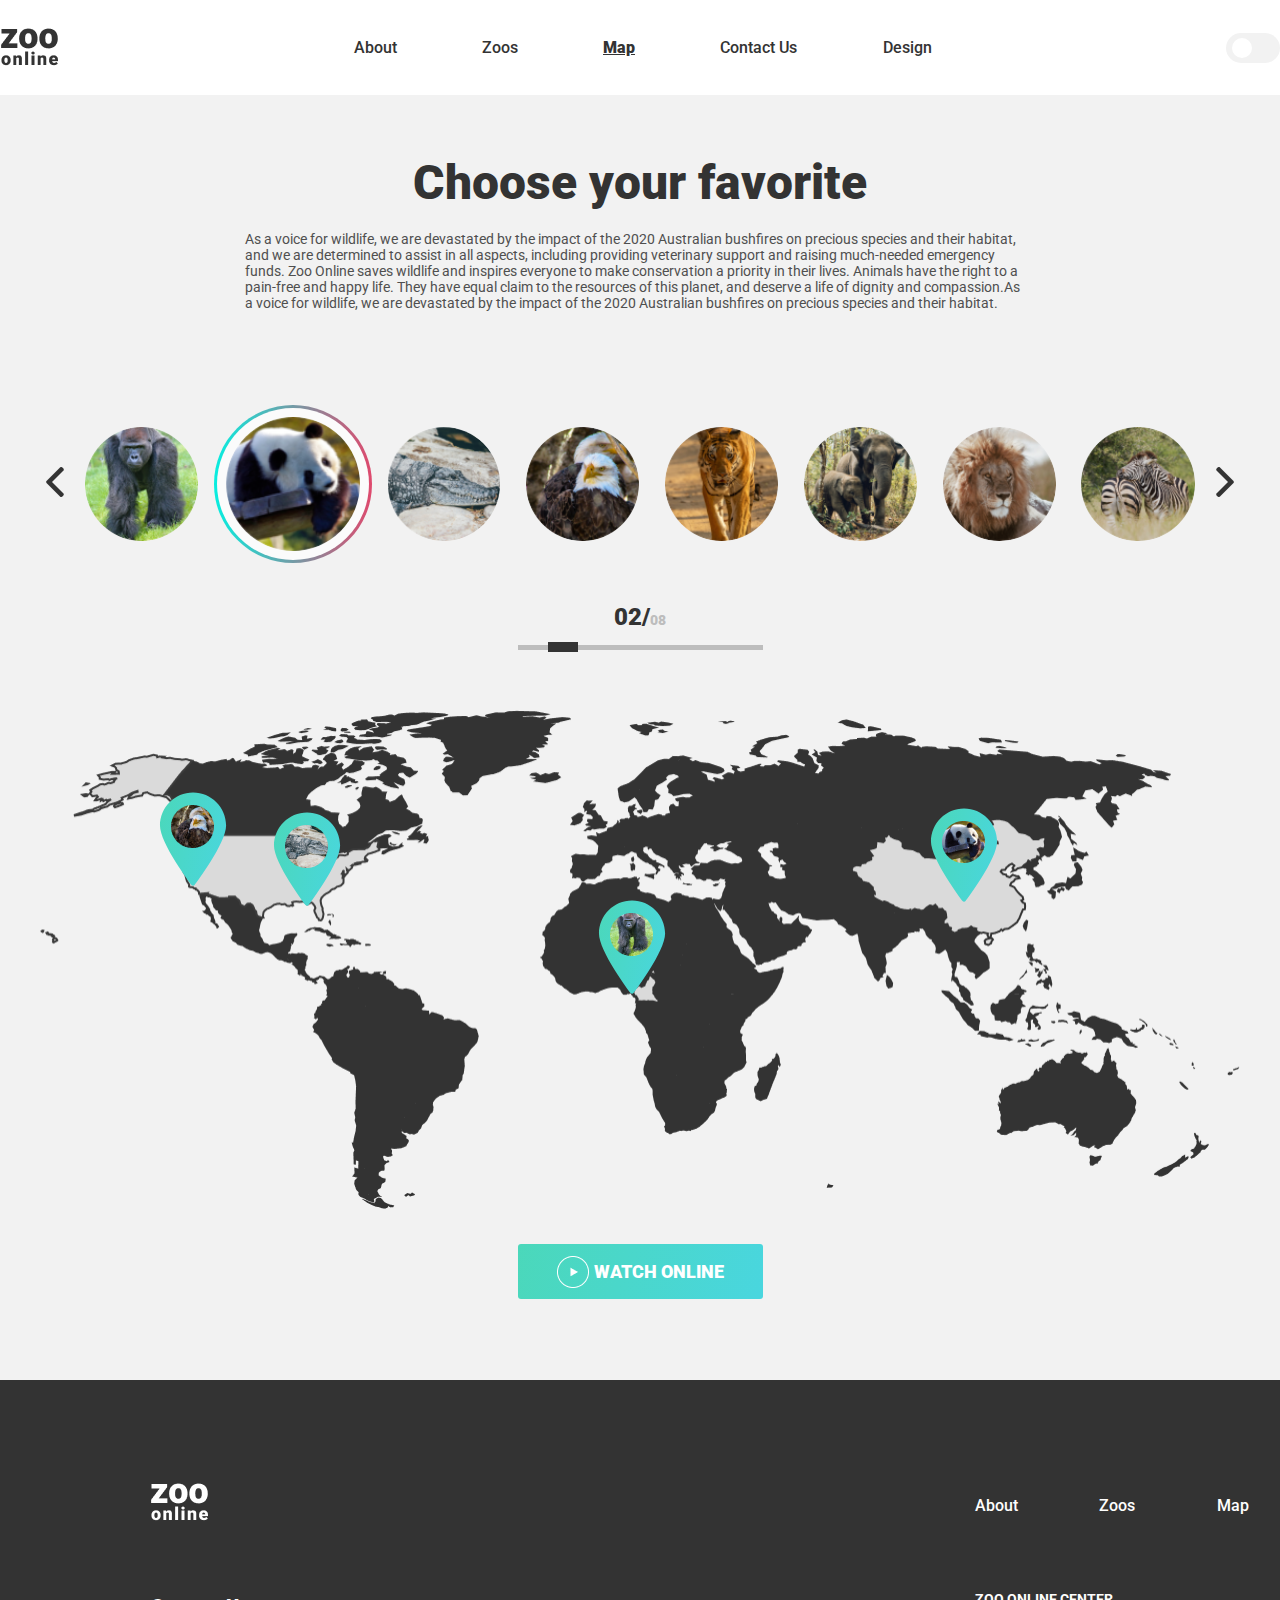
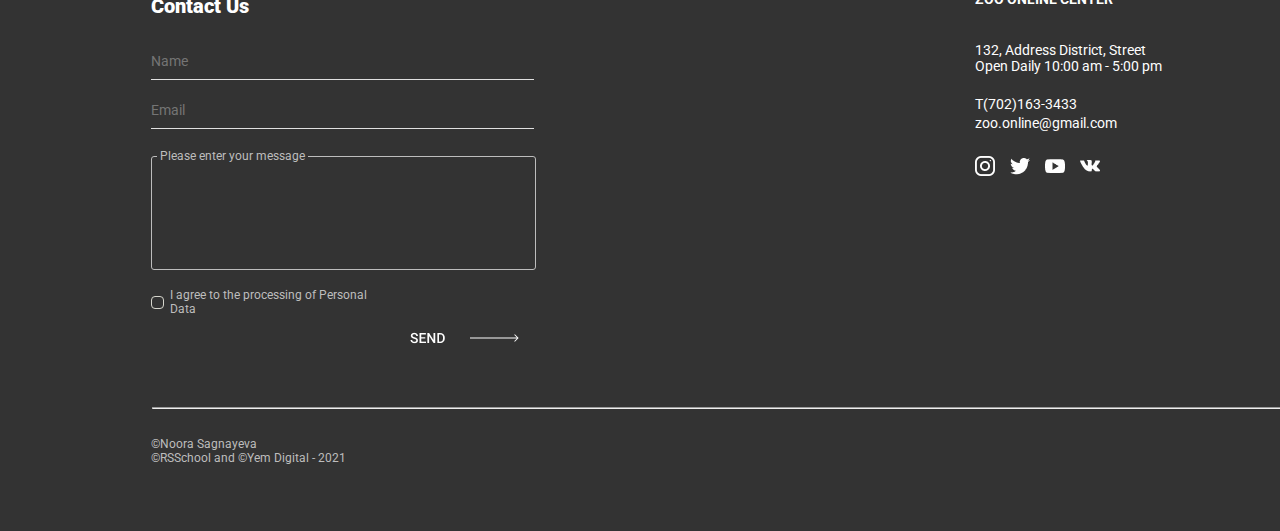
<file: online-zoo2/pages/map.html>
<!DOCTYPE html>
<html lang="en">
<head>
    <meta charset="UTF-8">
    <meta http-equiv="X-UA-Compatible" content="IE=edge">
    <meta name="viewport" content="width=device-width, initial-scale=1.0">
    <title>Map zoo</title>
    <link rel="stylesheet" href="style.css">
</head>
<body>
    <header>
        <div class="headerContainer">
            <h1>Online Zoo</h1>
            <a href="../index.html" class="logo"><img src="../assets/icons/logo.png" alt="Online Zoo" class="logo_img"></a>
            <nav>
                <ul class="navbar">
                    <li><a href="../index.html" class="about">About</a></li>
                    <li><a href="panda.html" class="zoos">Zoos</a></li>
                    <li><a href="#" class="map navLinkActive">Map</a></li>
                    <li><a href="#bottom" class="contactUs">Contact Us</a></li>
                    <li><a href="https://www.figma.com/file/HKt5Nlx0jghQtJp6jW9q8F/zooApp" class="design">Design</a></li>
                </ul>
            </nav>
            <label class="switch">
                <input type="checkbox">
                <span class="slider round"></span>
            </label>
        </div>
    </header>
    <main>
        <section class="bigMap">
            <div class="container">
                <h3 class="saplCYF">
                    Choose your favorite
                </h3>
                <div class="textCYF">
                    <p>
                        As a voice for wildlife, we are devastated by the impact of the 2020 Australian bushfires on precious species and their habitat, <br>
                        and we are determined to assist in all aspects, including providing veterinary support and raising much-needed emergency <br>
                        funds. Zoo Online saves wildlife and inspires everyone to make conservation a priority in their lives. Animals have the right to a <br>
                         pain-free and happy life. They have equal claim to the resources of this planet, and deserve a life of dignity and compassion.As <br>
                         a voice for wildlife, we are devastated by the impact of the 2020 Australian bushfires on precious species and their habitat.
                    </p>
                </div>
                <div class="sliderAnimalMap">
                    <div>
                        <img class="leftArrow" src="../assets/icons/left-arrow.png" alt="Left">
                    </div>
                    <div class="gradientBlock gradientBlockGorilla">
                        <a href="#" class="animalBlock">
                            <img src="../assets/images/gorilla_circle_map.png" alt="Gorilla" class="sliderAnimalImg">
                        </a>
                    </div>
                    <div class="gradientBlock gradientBlockPanda gradientBlockActive">
                        <a href="#" class="animalBlock">
                            <img src="../assets/images/panda_circle_map.png" alt="Panda" class="sliderAnimalImg">
                        </a>
                    </div>
                    <div class="gradientBlock gradientBlockAlligator">
                        <a href="" class="animalBlock">
                            <img src="../assets/images/alligator_circle_map.png" alt="Alligator" class="sliderAnimalImg">
                        </a>
                    </div>
                    <div class="gradientBlock gradientBlockEagle">
                        <a href="" class="animalBlock">
                            <img src="../assets/images/eagle_circle_map.png" alt="Eagle" class="sliderAnimalImg">
                        </a>
                    </div>
                    <div class="gradientBlock gradientBlockTiger">
                        <a href="" class="animalBlock">
                            <img src="../assets/images/tiger_circle.png" alt="Tiger" class="sliderAnimalImg">
                        </a>
                    </div>
                    <div class="gradientBlock gradientBlockElephant">
                        <a href="" class="animalBlock">
                            <img src="../assets/images/elephant_circle_map.png" alt="Elephant" class="sliderAnimalImg">
                        </a>
                    </div>
                    <div class="gradientBlock gradientBlockLion">
                        <a href="" class="animalBlock">
                            <img src="../assets/images/lion_circle_map.png" alt="Lion" class="sliderAnimalImg">
                        </a>
                    </div>
                    <div class="gradientBlock gradientBlockZebra">
                        <a href="" class="animalBlock">
                            <img src="../assets/images/zebra_circle_map.png" alt="Zebra" class="sliderAnimalImg">
                        </a>
                    </div>
                    <div>
                        <img class="rightArrow" src="../assets/icons/right-arrow.png" alt="Right">
                    </div>
                </div>
                <div class="range-slider range-sliderMap">
                    <span class="slider-pets__text">0<span class="slider-pets__text-now">2</span>/<span class="slider__text-value">08</span></span>
                    <input class="pets__slider" type="range" value="2" min="1" max="8"></input>
                </div>
                <div class="realMap realBigMap">
                    <img src="../assets/images/map.png" alt="Map" class="realBigMapImg">
                    <div class="greenMark eagle_green-mark eagle_green-markMap">
                        <img src="../assets/images/eagle_circle.png" alt="Eagle" class="circle_mark">
                    </div>
                    <div class="greenMark alligator_green-mark alligator_green-markMap">
                        <img src="../assets/images/alligator_circle.png" alt="Alligator" class="circle_mark">
                    </div>
                    <div class="greenMark gorilla_green-mark gorilla_green-markMap">
                        <img src="../assets/images/gorilla_circle.png" alt="Gorilla" class="circle_mark">
                    </div>
                    <div class="greenMark panda_green-mark panda_green-markMap">
                        <img src="../assets/images/panda_circle.png" alt="Panda" class="circle_mark">
                    </div>
                </div>
                <button class="watchOnline" id="buttonMap">
                    <img src="../assets/icons/btn_circle.png" alt="Watch" class="btnImg">
                    <div class="btnText">
                        Watch Online
                    </div>
                </button>
            </div>
        </section>
    </main>
    <footer id="bottom">
        <div class="container">
            <a href="#"> <img src="../assets/icons/zooLogoLight.png" alt="Zoo" class="logo_imgLight"></a>
            <div class="linksFooter">
                <a href="../index.html" class="AboutFooter">About</a>
                <a href="panda.html" class="ZoosFooter">Zoos</a>
                <a href="#" class="MapFooter">Map</a>
                <a href="#" class="DesignFooter">Design</a>
            </div>
            <button class="btnDonateForVolun">
                <div class="btnTextDonate">
                    Donate for volunteers
                </div>
            </button>
            <h4 class="ContactUsFooter">
                Contact Us
            </h4>
            <form class="ContactForm">
                <div class="inputBlock">
                    <input type="text" class="inputName" placeholder="Name">
                </div>
                <div class="inputBlock">
                    <input type="email" class="inputEmail" placeholder="Email">
                </div>
                <fieldset class="footerFieldset">
                    <legend class="footerLegend">Please enter your message</legend>
                    <textarea class="footerTeaxtarea" maxlength="280" required></textarea>
                </fieldset>
                <div class="agreeBlock">
                    <input type="checkbox" id="agree" class="checkbox">
                    <label for="agree" class="agreeText">I agree to the processing of Personal Data</label>
                </div>
                <button class="sendArrow">
                    <img src="../assets/icons/send_btn.png" alt="Send">
                </button>
            </form>
            <h5 class="zooOnlineCenter">Zoo Online Center</h5>
            <address>
                <p class="contactAddress">
                    132, Address District, Street <br>
                    Open Daily 10:00 am - 5:00 pm
                </p>
                <div class="contactsNumMail">
                    <a href="tel:+7021633433" class="contactAddress">T(702)163-3433</a> <br>
                    <a href="mailto:zoo.online@gmail.com" class="contactAddress">zoo.online@gmail.com</a>
                </div>
            </address>
            <div class="socialFooter">
                <img src="../assets/icons/instagram.png" alt="Instagram" class="instagram">
                <img src="../assets/icons/twitter.png" alt="Twitter" class="twitter">
                <img src="../assets/icons/youtube.png" alt="Youtube" class="youtube">
                <img src="../assets/icons/vk.png" alt="Vk" class="vk">
            </div>
            <hr class="footerHr">
            <p class="authorFooter">
                ©Noora Sagnayeva <br>
                ©RSSchool and ©Yem Digital - 2021
            </p>
        </div>
    </footer>
</body>
</html>
</file>
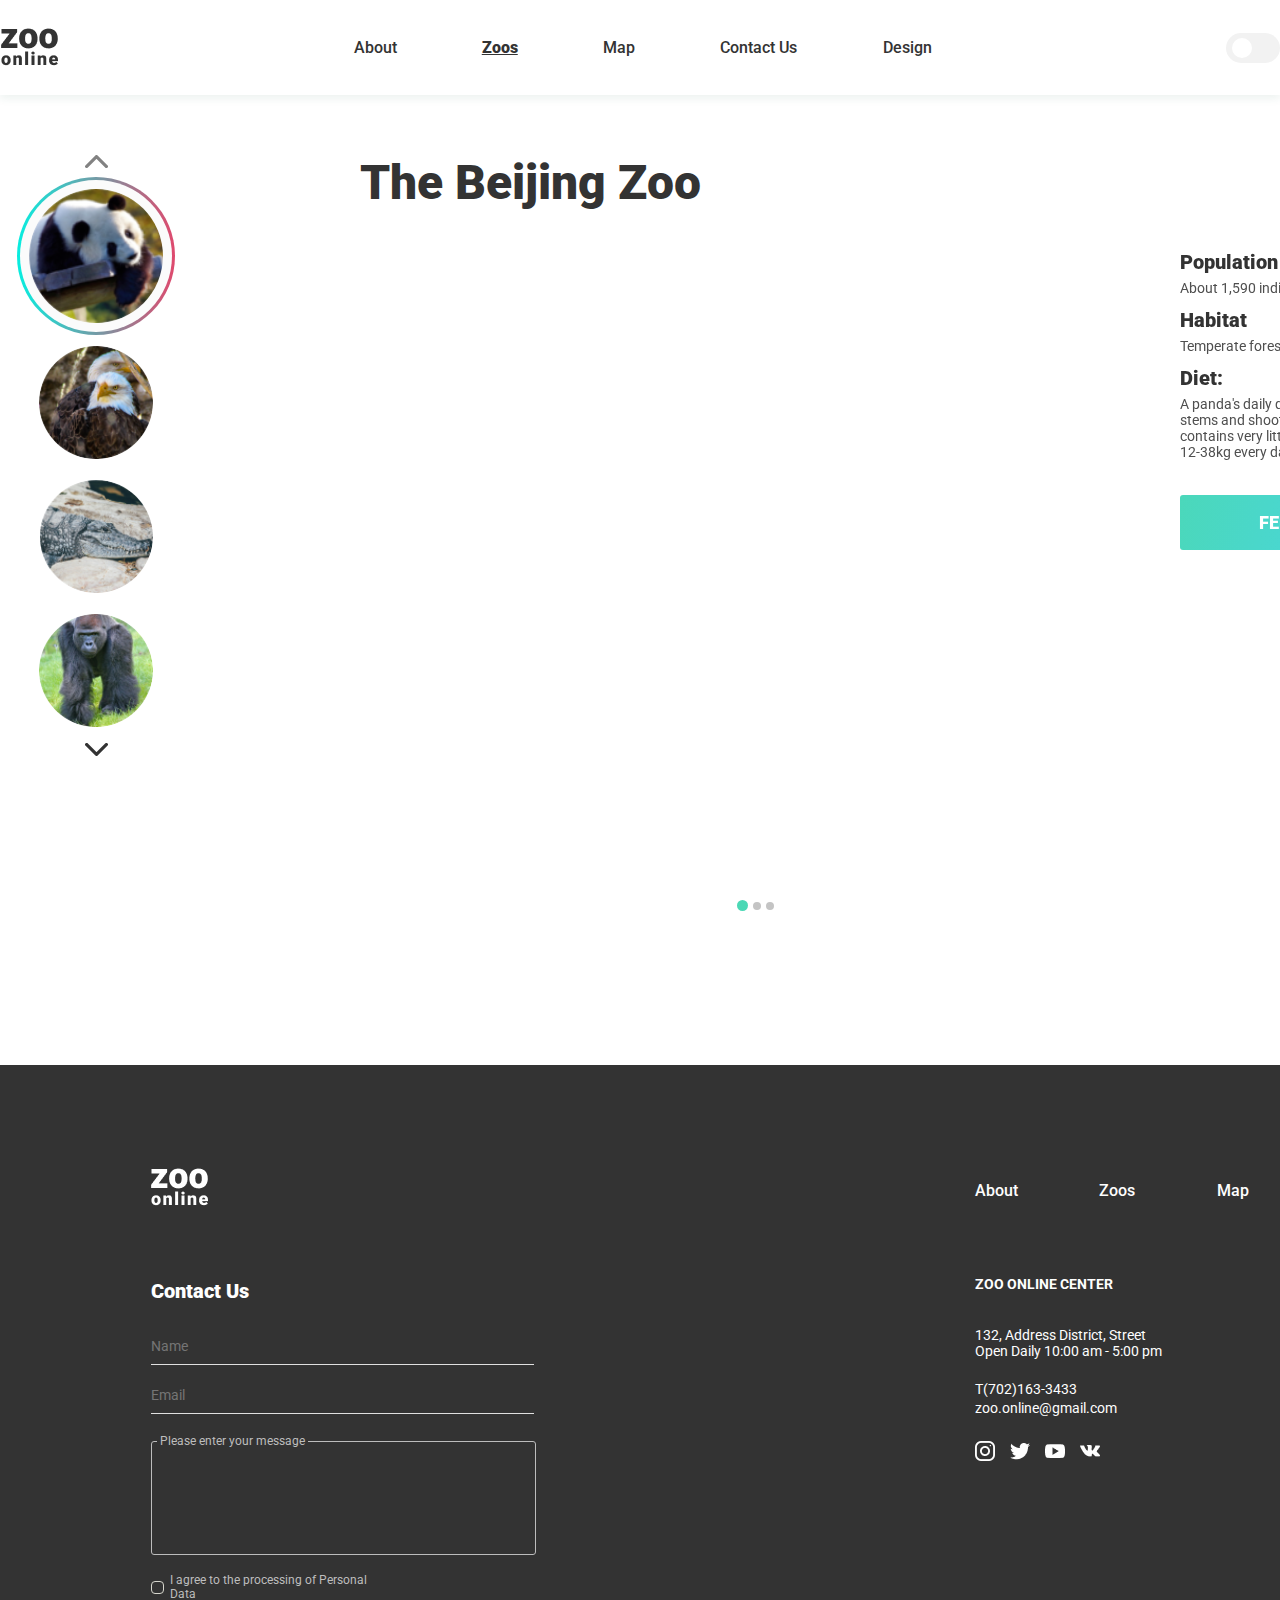
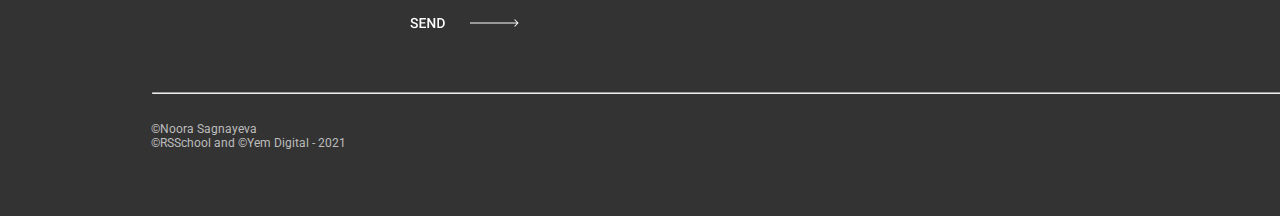
<file: online-zoo2/pages/panda.html>
<!DOCTYPE html>
<html lang="en">
<head>
    <meta charset="UTF-8">
    <meta http-equiv="X-UA-Compatible" content="IE=edge">
    <meta name="viewport" content="width=device-width, initial-scale=1.0">
    <title>Panda stream</title>
    <link rel="stylesheet" href="style.css">
</head>
<body>
  <header>
    <div class="headerContainer">
        <h1>Online Zoo</h1>
        <a href="../index.html" class="logo"><img src="../assets/icons/logo.png" alt="Online Zoo" class="logo_img"></a>
        <nav>
            <ul class="navbar">
                <li><a href="../index.html" class="about">About</a></li>
                <li><a href="#" class="zoos navLinkActive">Zoos</a></li>
                <li><a href="map.html" class="map">Map</a></li>
                <li><a href="#bottom" class="contactUs">Contact Us</a></li>
                <li><a href="https://www.figma.com/file/HKt5Nlx0jghQtJp6jW9q8F/zooApp" class="design">Design</a></li>
            </ul>
        </nav>
        <label class="switch">
            <input type="checkbox">
            <span class="slider round"></span>
        </label>
    </div>
</header>
<main>
    <section class="video">
        <aside>
            <div class="sliderAnimalMapVert">
                <div>
                    <img class="leftArrow" src="../assets/icons/top-arrow.png" alt="Left">
                </div>
                <div class="gradientBlock gradientBlockActive">
                    <a href="#" class="animalBlock">
                        <img src="../assets/images/panda_circle_map.png" alt="Panda" class="sliderAnimalImg">
                    </a>
                </div>
                <div class="gradientBlock">
                    <a href="eagle.html" class="animalBlock">
                        <img src="../assets/images/eagle_circle_map.png" alt="Eagle" class="sliderAnimalImg">
                    </a>
                </div>
                <div class="gradientBlock">
                    <a href="alligator.html" class="animalBlock">
                        <img src="../assets/images/alligator_circle_map.png" alt="Alligator" class="sliderAnimalImg">
                    </a>
                </div>
                <div class="gradientBlock">
                    <a href="gorilla.html" class="animalBlock">
                        <img src="../assets/images/gorilla_circle_map.png" alt="Gorilla" class="sliderAnimalImg">
                    </a>
                </div>
                <div>
                    <img class="rightArrow" src="../assets/icons/down-arrow.png" alt="Right">
                </div>
            </div>
        </aside>
        <h3 class="saplTBZ">
            The Beijing Zoo
        </h3>
        <div class="hero">
            <div class="heroVideo">
                <iframe class="mainVideo"src="https://www.youtube.com/embed/OObOQ2GElhA?start=32556" allowfullscreen="true"></iframe>
                <div class="sliderVideo">
                    <div class="clearBlock">
                    </div>
                    <div class="videoSlider">
                        <div class="videoSliderCard">
                            <iframe class="cardVideo"src="https://www.youtube.com/embed/OObOQ2GElhA?start=32556" allowfullscreen="true"></iframe>
                        </div>
                        <div class="videoSliderCard">
                            <iframe class="cardVideo"src="https://www.youtube.com/embed/OObOQ2GElhA?start=32556" allowfullscreen="true"></iframe>
                        </div>
                        <div class="videoSliderCard">
                            <iframe class="cardVideo"src="https://www.youtube.com/embed/OObOQ2GElhA?start=32556" allowfullscreen="true"></iframe>
                        </div>
                    </div>
                    
                    <div class="switchers">
                        <div class="circle circleActive"></div>
                        <div class="circle"></div>
                        <div class="circle"></div>
                    </div>
                </div>
            </div>
            <div class="info">
                <div>
                    <h4 class="infoTitle">Population</h4>
                    <p class="infoP">About 1,590 individuals</p>
                </div>
                <div>
                    <h4 class="infoTitle">Habitat</h4>
                    <p class="infoP">Temperate forests high in the mountains of southwest China</p>
                </div>
                <div>
                    <h4 class="infoTitle">Diet:</h4>
                    <p class="infoP">A panda's daily diet consists almost entirely of the leaves, <br>
                        stems and shoots of various bamboo species. Bamboo <br>
                        contains very little nutritional value so pandas must eat <br>
                        12-38kg every day to meet their energy needs./p>
                </div>
                <button class="watchOnline" id="buttonFeed">
                    <div class="btnText">
                        Feed
                    </div>
                </button>
            </div>
        </div>
    </section>
</main>
<footer id="bottom">
    <div class="container">
        <a href="#"> <img src="../assets/icons/zooLogoLight.png" alt="Zoo" class="logo_imgLight"></a>
        <div class="linksFooter">
            <a href="../index.html" class="AboutFooter">About</a>
            <a href="#" class="ZoosFooter">Zoos</a>
            <a href="map.html" class="MapFooter">Map</a>
            <a href="#" class="DesignFooter">Design</a>
        </div>
        <button class="btnDonateForVolun">
            <div class="btnText">
                Watch Online
            </div>
        </button>
        <h4 class="ContactUsFooter">
            Contact Us
        </h4>
        <form class="ContactForm">
            <div class="inputBlock">
                <input type="text" class="inputName" placeholder="Name">
            </div>
            <div class="inputBlock">
                <input type="email" class="inputEmail" placeholder="Email">
            </div>
            <fieldset class="footerFieldset">
                <legend class="footerLegend">Please enter your message</legend>
                <textarea class="footerTeaxtarea" maxlength="280" required></textarea>
            </fieldset>
            <div class="agreeBlock">
                <input type="checkbox" id="agree" class="checkbox">
                <label for="agree" class="agreeText">I agree to the processing of Personal Data</label>
            </div>
            <button class="sendArrow">
                <img src="../assets/icons/send_btn.png" alt="Send">
            </button>
        </form>
        <h5 class="zooOnlineCenter">Zoo Online Center</h5>
        <address>
            <p class="contactAddress">
                132, Address District, Street <br>
                Open Daily 10:00 am - 5:00 pm
            </p>
            <div class="contactsNumMail">
                <a href="tel:+7021633433" class="contactAddress">T(702)163-3433</a> <br>
                <a href="mailto:zoo.online@gmail.com" class="contactAddress">zoo.online@gmail.com</a>
            </div>
        </address>
        <div class="socialFooter">
            <img src="../assets/icons/instagram.png" alt="Instagram" class="instagram">
            <img src="../assets/icons/twitter.png" alt="Twitter" class="twitter">
            <img src="../assets/icons/youtube.png" alt="Youtube" class="youtube">
            <img src="../assets/icons/vk.png" alt="Vk" class="vk">
        </div>
        <hr class="footerHr">
        <p class="authorFooter">
            ©Noora Sagnayeva <br>
            ©RSSchool and ©Yem Digital - 2021
        </p>
    </div>
</footer>
</body>
</html>
</file>
<file: online-zoo2/pages/style.css>
@charset "UTF-8";
@import url("https://fonts.googleapis.com/css2?family=Roboto:wght@300;400;500;700;900&display=swap");
* {
  margin: 0;
  padding: 0;
  font-family: 'Roboto', sans-serif;
}

header {
  background: #fff;
  height: 95px;
  display: flex;
  justify-content: space-between;
  align-items: center;
  box-shadow: 0px 4px 8px rgba(44, 101, 77, 0.08);
}

.container {
  position: relative;
  max-width: 1920px;
  margin: 0 auto;
  overflow: hidden;
}

.headerContainer {
  width: 1620px;
  height: 95px;
  margin: 0 auto;
  display: flex;
  justify-content: space-between;
  align-items: center;
}

h1 {
  position: absolute;
  clip: rect(1px, 1px, 1px, 1px);
  clip-path: inset(0px 0px 99.9% 99.9%);
  overflow: hidden;
  height: 1px;
  width: 1px;
  padding: 0;
  border: 0;
}

p {
  font-family: Roboto;
  font-style: normal;
  font-weight: normal;
  font-size: 14px;
  line-height: 16px;
  color: #4F4F4F;
}

a {
  text-decoration: none;
}

.navbar {
  display: flex;
  width: 578px;
  height: 22px;
  align-items: center;
  justify-content: space-between;
  margin: 0 auto;
  list-style-type: none;
}

.about,
.zoos,
.map,
.contactUs,
.design {
  font-family: Roboto;
  font-style: normal;
  font-weight: 500;
  font-size: 16px;
  line-height: 19px;
  color: #333333;
}

.navLinkActive {
  font-weight: 900;
  text-decoration: underline;
}

.switch {
  position: relative;
  display: inline-block;
  width: 54px;
  height: 30px;
}

.switch input {
  display: none;
}

.slider {
  position: absolute;
  cursor: pointer;
  top: 0;
  left: 0;
  right: 0;
  bottom: 0;
  background-color: #f2f2f2;
  transition: .4s;
}

.slider:before {
  position: absolute;
  content: "";
  height: 20px;
  width: 20px;
  left: 6px;
  bottom: 5px;
  background-color: #fff;
  transition: .4s;
}

input:checked + .slider {
  background-color: #4f4f4f;
}

input:focus + .slider {
  box-shadow: 0 0 1px #4f4f4f;
}

input:checked + .slider:before {
  background-color: #1b1b1b;
  transform: translateX(21px);
}

.slider.round {
  border-radius: 34px;
}

.slider.round:before {
  border-radius: 50%;
}

.watch {
  background: url(../assets/images/mountains.png) center top/cover no-repeat;
  height: 940px;
}

h2 {
  margin-left: 360px;
  padding-top: 206px;
  font-family: Roboto;
  font-style: normal;
  font-weight: 900;
  font-size: 89px;
  line-height: 104px;
  color: #FEFEFE;
  text-shadow: 0px 4px 4px rgba(0, 0, 0, 0.25);
}

textarea {
  outline: none;
}

button:active, button:focus {
  outline: none;
}

button::-moz-focus-inner {
  border: 0;
}

.watchOnline {
  cursor: pointer;
  display: flex;
  align-items: center;
  width: 245px;
  height: 55px;
  background: linear-gradient(106.89deg, #4BD8B5 -14.32%, #49D6DF 100.68%);
  border-radius: 3px;
  border: none;
  font-family: Roboto;
  font-style: normal;
  font-weight: 900;
  font-size: 18px;
  line-height: 21px;
  text-transform: uppercase;
  color: #FFFFFF;
}

#buttonWatch {
  margin-left: 360px;
  margin-top: 37px;
}

.btnImg {
  margin-left: 39px;
}

.btnText {
  margin-left: 5px;
}

.animalsSlider {
  position: absolute;
  display: flex;
  flex-direction: column;
  background: url(../assets/icons/line.png) no-repeat;
  background-position: 0% 42%;
  top: 402px;
  overflow-x: hidden;
  left: 44%;
  width: 56%;
}

.mainSlider {
  position: relative;
  display: flex;
  justify-content: space-around;
  align-items: center;
  padding-left: 100px;
  overflow-x: hidden;
  width: 1048px;
  height: 356px;
}

.mainAnimals {
  object-fit: cover;
  width: 100%;
  height: 100%;
  border-radius: 5px;
}

.sliderCard:hover {
  width: 245px;
  height: 350px;
  transition: all 0.25s;
}

.sliderCard {
  position: relative;
  overflow: hidden;
  width: 140px;
  height: 200px;
  border-radius: 5px;
  margin: 0 15px;
  transition: all 0.25s;
}

.activeAnimal {
  position: relative;
  overflow: hidden;
  width: 245px;
  height: 350px;
  border-radius: 5px;
  margin: 0 15px;
  transition: all 0.25s;
}

.activeAnimal .animalsSliderInfo {
  bottom: 0;
  opacity: 1;
  z-index: 1;
}

.sliderCard:hover .animalsSliderInfo {
  bottom: 0;
  opacity: 1;
  z-index: 1;
}

.animalsSliderInfo {
  position: absolute;
  color: #ffffff;
  width: 100%;
  height: 122px;
  opacity: 0;
  transition: all 0.25s;
  padding-left: 24px;
}

.sliderInfoBtn {
  padding-right: 10px;
}

.sliderInfoText {
  color: #fff;
  width: 194px;
  padding-bottom: 14px;
}

.sliderCard:hover::after {
  content: '';
  position: absolute;
  top: 0;
  left: 0;
  width: 280px;
  height: 400px;
  background: rgba(0, 0, 0, 0.5);
}

.animalsSlider .sliderFirst {
  margin-left: 316px;
}

.sliderFirst {
  display: flex;
  flex-direction: column;
  align-items: center;
  margin-top: 20px;
}

.slider-first__text {
  font-family: Roboto;
  font-style: normal;
  font-weight: 900;
  font-size: 24px;
  line-height: 28px;
  color: #fff;
}

.first__slider {
  width: 245px;
  -webkit-appearance: none;
  margin: 10px 0 38px 0;
}

.first__slider:focus {
  outline: none;
}

.first__slider::-webkit-slider-thumb {
  width: 30px;
  height: 10px;
  background: #FEFEFE;
  margin-top: -3.5px;
  -webkit-appearance: none;
  cursor: pointer;
}

.first__slider::-webkit-slider-runnable-track {
  height: 5px;
  border: 0;
  border-radius: 0;
  background: #bdbdbd;
}

.social {
  display: flex;
  flex-direction: column;
  width: 20px;
  height: 107px;
  justify-content: space-between;
  margin-left: 152px;
  margin-top: 216px;
}

.instagram, .twitter, .youtube, .vk {
  cursor: pointer;
}

.instagram:hover, .twitter:hover, .youtube:hover, .vk:hover {
  transform: scale(1.2);
  transition: 0.3s;
}

.howItWorks {
  background: #fff;
  height: 883px;
}

.containerHow {
  width: 790px;
  margin: 0 auto;
}

h3 {
  font-family: Roboto;
  font-style: normal;
  font-weight: 900;
  font-size: 48px;
  line-height: 56px;
  color: #333;
}

.secondSectionText {
  padding-top: 100px;
}

.textHowBlock {
  width: 790px;
  margin: 0 auto;
  margin-top: 30px;
}

.textHow {
  font-family: Roboto;
  font-style: normal;
  font-weight: normal;
  font-size: 14px;
  line-height: 16px;
  color: #4F4F4F;
}

.secgeyik {
  display: block;
  margin: 0 auto;
  margin-top: 30px;
}

.range-slider {
  width: 245px;
  height: 47px;
  margin-left: 0 auto;
  display: flex;
  flex-direction: column;
  align-items: center;
  justify-content: space-between;
}

.slider__text {
  font-family: Roboto;
  font-style: normal;
  font-weight: 900;
  font-size: 24px;
  line-height: 28px;
  color: #333;
}

.slider__text-value {
  font-size: 14px;
  line-height: 16px;
  color: #bdbdbd;
}

.gallery__slider {
  width: 245px;
  -webkit-appearance: none;
}

.gallery__slider:focus {
  outline: none;
}

.gallery__slider::-webkit-slider-thumb {
  width: 62px;
  height: 10px;
  background: #333;
  margin-top: -3.5px;
  -webkit-appearance: none;
  cursor: pointer;
}

.gallery__slider::-webkit-slider-runnable-track {
  height: 5px;
  border: 0;
  border-radius: 0;
  background: #bdbdbd;
}

.howItWorks__range-slider {
  margin: 30px auto;
}

.how-works__slider-text {
  color: #333;
}

.how-works__slider::-webkit-slider-thumb {
  width: 62px;
  background: #333;
}

#buttonHow {
  margin: 0 auto;
}

.neden {
  background: #f2f2f2;
  height: 413px;
}

.sliderPets {
  display: flex;
  width: 1296px;
  height: 399px;
  justify-content: space-between;
  align-items: center;
  margin: 0 auto;
  margin-top: 35px;
}

.animalPets:hover {
  transition: all 0.25s;
}

.animalPets {
  position: relative;
  overflow: hidden;
  border-radius: 5px;
  margin: 0 15px;
  transition: all 0.25s;
}

.animalPets:hover .animalsSliderInfo {
  bottom: 0;
  opacity: 1;
  z-index: 1;
}

.animalPets:hover::after {
  content: '';
  position: absolute;
  top: 0;
  left: 0;
  width: 280px;
  height: 400px;
  background: rgba(0, 0, 0, 0.5);
}

.leftArrow,
.rightArrow {
  cursor: pointer;
}

.leftArrow:hover {
  transform: scale(1.1);
  transition: 0.3s;
}

.rightArrow:hover {
  transform: scale(1.1);
  transition: 0.3s;
}

.range-sliderPets {
  margin: 0 auto;
  margin-top: 30px;
}

.slider-pets__text {
  font-family: Roboto;
  font-style: normal;
  font-weight: 900;
  font-size: 24px;
  line-height: 28px;
  color: #333;
}

.pets__slider {
  width: 245px;
  -webkit-appearance: none;
}

.pets__slider:focus {
  outline: none;
}

.pets__slider::-webkit-slider-thumb {
  width: 30px;
  height: 10px;
  background: #333;
  margin-top: -3.5px;
  -webkit-appearance: none;
  cursor: pointer;
}

.pets__slider::-webkit-slider-runnable-track {
  height: 5px;
  border: 0;
  border-radius: 0;
  background: #bdbdbd;
}

#buttonPets,
#buttonTestimomials {
  margin: 0 auto;
  margin-top: 30px;
  justify-content: center;
}

.all-animals {
  width: 279px;
  height: 399px;
  transition: filter 1s linear;
}

.flexSection {
  display: flex;
  justify-content: space-between;
  padding-top: 100px;
  width: 1200px;
  margin: 0 auto;
}

.flexBlock {
  display: flex;
  flex-direction: column;
  align-items: center;
  width: 380px;
  height: 213px;
}

.flexSapl {
  margin-top: 15px;
  font-family: Roboto;
  font-style: normal;
  font-weight: 900;
  font-size: 20px;
  line-height: 23px;
  text-align: center;
  color: #333;
}

.flexText {
  margin-top: 15px;
}

.pets {
  background: #fff;
  height: 854px;
}

.saplPets {
  padding-top: 100px;
  text-align: center;
}

.pay {
  background: #f2f2f2;
  height: 754px;
}

.saplPay {
  padding-top: 100px;
  text-align: center;
}

.arrowMini {
  display: none;
}

.textPay {
  margin-top: 30px;
  text-align: center;
}

.flexGreen {
  display: flex;
  justify-content: space-between;
  align-items: center;
  margin: 0 auto;
  width: 1201px;
  margin-top: 92px;
}

.blockGreen {
  width: 245px;
  height: 245px;
  background-image: url(../assets/icons/circleGreen.png);
}

.imgGreen {
  margin-left: 90px;
  margin-top: 70px;
}

.textGreen {
  margin-top: 18px;
  font-family: Roboto;
  font-style: normal;
  font-weight: 900;
  font-size: 20px;
  line-height: 23px;
  text-align: center;
  color: #4F4F4F;
}

.btnGreen {
  display: flex;
  justify-content: center;
  align-items: center;
  margin: 0 auto;
  cursor: pointer;
  margin-top: 60px;
  width: 245px;
  height: 55px;
  background: linear-gradient(106.89deg, #4BD8B5 -14.32%, #49D6DF 100.68%);
  border-radius: 3px;
  border: none;
  font-family: Roboto;
  font-style: normal;
  font-weight: 900;
  font-size: 18px;
  line-height: 21px;
  text-align: center;
  text-transform: uppercase;
  color: #FFFFFF;
}

.testimonials {
  background: #fff;
  height: 810px;
}

.saplTestimonials {
  text-align: center;
  padding-top: 100px;
}

.sliderTestimonials {
  display: flex;
  justify-content: space-between;
  align-items: center;
  width: 1296px;
  margin: 0 auto;
  margin-top: 72px;
}

.tesimonialBlock {
  width: 615px;
  height: 340px;
  display: flex;
  flex-direction: column;
  justify-content: center;
  align-items: center;
  background: #FEFEFE;
  box-shadow: 2px 4px 15px rgba(6, 12, 70, 0.1);
  border-radius: 5px;
  padding: 0px 73px;
  margin: 0 17px;
}

.saplTestimName {
  margin-top: 17px;
  font-weight: 900;
  font-size: 20px;
  line-height: 23px;
  color: #333333;
}

.textTestim {
  margin-top: 17px;
}

.mapSect {
  background: #f2f2f2;
  height: 904px;
}

.saplMap {
  text-align: center;
  padding-top: 100px;
}

.realMap {
  position: relative;
  display: flex;
  justify-content: center;
  width: 1200px;
  height: 499px;
  margin: 0 auto;
  margin-top: 60px;
}

.mapImgMini {
  display: none;
}

.realBigMapImg {
  width: 100%;
}

#buttonMap {
  margin: 0 auto;
  margin-top: 35px;
}

footer {
  background: #333;
  height: 751px;
}

.logo_imgLight {
  margin-left: 150px;
  margin-top: 100px;
}

.linksFooter {
  position: absolute;
  width: 404px;
  height: 21px;
  display: inline-flex;
  justify-content: space-between;
  left: 975px;
  top: 116px;
}

.AboutFooter, .ZoosFooter, .MapFooter, .DesignFooter {
  font-family: Roboto;
  font-style: normal;
  font-weight: 500;
  font-size: 16px;
  line-height: 19px;
  color: #FEFEFE;
}

.btnDonateForVolun {
  position: absolute;
  left: 1496px;
  top: 99px;
  cursor: pointer;
  display: flex;
  justify-content: center;
  align-items: center;
  width: 275px;
  height: 55px;
  background: linear-gradient(106.89deg, #4BD8B5 -14.32%, #49D6DF 100.68%);
  border-radius: 3px;
  border: none;
  font-family: Roboto;
  font-style: normal;
  font-weight: 900;
  font-size: 18px;
  line-height: 21px;
  text-transform: uppercase;
  color: #FFFFFF;
}

.btnTextDonate {
  font-weight: 500;
  font-size: 18px;
  line-height: 21px;
  text-align: center;
  text-transform: uppercase;
  color: #FFFFFF;
}

.ContactUsFooter {
  margin-left: 151px;
  margin-top: 57px;
  font-family: Roboto;
  font-style: normal;
  font-weight: 900;
  font-size: 20px;
  line-height: 23px;
  color: #fff;
}

.ContactForm {
  margin-top: 33px;
  margin-left: 151px;
}

.inputBlock {
  position: relative;
  margin-bottom: 20px;
}

.inputName, .inputEmail {
  width: 383px;
  padding-bottom: 10px;
  font-family: Roboto;
  font-style: normal;
  font-weight: normal;
  font-size: 14px;
  line-height: 16px;
  color: #E0E0E0;
  background: none;
  border: none;
  border-bottom: 1px solid #E0E0E0;
}

input:focus {
  outline: none;
}

.footerFieldset {
  width: 383px;
  margin-top: 20px;
  border: 1px solid #BDBDBD;
  box-sizing: border-box;
  border-radius: 3px;
}

.footerLegend {
  margin-left: 5px;
  padding-left: 3px;
  padding-right: 3px;
  font-family: Roboto;
  font-style: normal;
  font-weight: normal;
  font-size: 12px;
  line-height: 14px;
  color: #BDBDBD;
}

.footerTeaxtarea {
  width: 363px;
  height: 82px;
  padding: 10px;
  background: none;
  border: none;
  resize: none;
  font-family: Roboto;
  font-style: normal;
  font-weight: normal;
  font-size: 12px;
  line-height: 14px;
  color: #BDBDBD;
}

.agreeBlock {
  display: flex;
  align-items: center;
  width: 243px;
  height: 14px;
  margin-top: 25px;
}

.agreeText {
  margin-left: 6px;
  font-family: Roboto;
  font-style: normal;
  font-weight: normal;
  font-size: 12px;
  line-height: 14px;
  color: #BDBDBD;
}

.checkbox {
  appearance: none;
  border-radius: 4px;
  border: 1px solid #d6d6cd;
  width: 13px;
  height: 13px;
  cursor: pointer;
  position: relative;
}

.checkbox::before {
  content: "✓";
  color: #f2f2f2;
  font-size: 10px;
  position: absolute;
  right: 50%;
  bottom: 50%;
  transform: translate(50%, 50%);
  opacity: 0;
  transition: .1s ease-in;
}

.checkbox:checked::before {
  opacity: 1;
}

.sendArrow {
  width: 108px;
  height: 18px;
  margin-left: 259px;
  margin-top: 20px;
  background: none;
  border: none;
  cursor: pointer;
  display: flex;
  align-items: center;
}

.zooOnlineCenter {
  position: absolute;
  left: 975px;
  top: 211px;
  font-family: Roboto;
  font-style: normal;
  font-weight: bold;
  font-size: 14px;
  line-height: 16px;
  text-transform: uppercase;
  color: #FEFEFE;
}

address {
  position: absolute;
  left: 975px;
  top: 262px;
}

.contactAddress {
  font-family: Roboto;
  font-style: normal;
  font-weight: normal;
  font-size: 14px;
  line-height: 16px;
  color: #FEFEFE;
}

.contactsNumMail {
  margin-top: 20px;
}

.socialFooter {
  position: absolute;
  left: 975px;
  top: 376px;
  display: flex;
  flex-direction: row;
  width: 125px;
  height: 20px;
  justify-content: space-between;
  align-items: center;
}

.footerHr {
  color: #FEFEFE;
  width: 1620px;
  margin-left: 152px;
  margin-top: 60px;
}

.authorFooter {
  margin-left: 151px;
  margin-top: 28px;
  font-size: 12px;
  line-height: 14px;
  color: #bdbdbd;
}

.greenMark {
  position: absolute;
}

.greenMark::before {
  content: url(../assets/icons/green_mark.svg);
}

.greenMark:hover::before {
  content: url(../assets/icons/red_mark.svg);
}

.pointer:hover {
  opacity: 1;
  transition: 0.3s;
  z-index: 1;
}

.circle_mark {
  position: absolute;
  left: 12px;
  top: 13px;
}

.eagle_green-mark {
  left: 119px;
  top: 82px;
}

.alligator_green-mark {
  left: 233px;
  top: 102px;
}

.gorilla_green-mark {
  left: 558px;
  top: 190px;
}

.panda_green-mark {
  left: 890px;
  top: 98px;
}

.bigMap {
  height: 1285px;
  background: #f2f2f2;
}

.saplCYF {
  padding-top: 60px;
  text-align: center;
}

.textCYF {
  width: 790px;
  margin: 0 auto;
  margin-top: 20px;
}

.sliderAnimalMap {
  position: sticky;
  display: flex;
  width: 1200px;
  height: 238px;
  justify-content: space-between;
  align-items: center;
  margin: 0 auto;
  margin-top: 54px;
}

.gradientBlock {
  display: flex;
  align-items: center;
  justify-content: center;
  height: 128px;
  width: 128px;
  border-radius: 50%;
  border-width: 3px;
  border-style: solid;
  border-color: transparent;
}

.gradientBlock:hover, .gradientBlockActive {
  display: flex;
  align-items: center;
  justify-content: center;
  height: 152px;
  width: 152px;
  border-radius: 50%;
  transition: 0.3s;
  border-width: 3px;
  border-style: solid;
  border-color: transparent;
  background-image: linear-gradient(#FBFBFB, #FBFBFB), linear-gradient(to right, #07EEE0 0%, #DF496D 100%);
  background-origin: border-box;
  background-clip: content-box, border-box;
}

.animalBlock {
  border: none;
  background: transparent;
  display: flex;
  justify-content: center;
  align-items: center;
  width: 94%;
  height: 94%;
}

.sliderAnimalImg {
  height: 94%;
  width: 94%;
  object-fit: cover;
  border-radius: 50%;
}

.range-sliderMap {
  margin: 0 auto;
}

.video {
  height: 910px;
}

aside {
  position: absolute;
  top: 150px;
  left: 17px;
}

.sliderAnimalMapVert {
  position: sticky;
  display: flex;
  flex-direction: column;
  width: 158px;
  height: 615px;
  justify-content: space-between;
  align-items: center;
}

.saplTBZ {
  margin-left: 360px;
  margin-top: 60px;
}

.hero {
  display: flex;
  justify-content: space-between;
  width: 1200px;
  margin-left: 360px;
  margin-top: 40px;
}

.heroVideo {
  width: 790px;
}

.mainVideo {
  width: 790px;
  height: 442px;
  object-fit: cover;
  border-radius: 5px;
  border: none;
  margin-bottom: 30px;
}

.sliderVideo {
  display: flex;
  flex-direction: column;
  align-items: center;
}

.clearBlock {
  position: absolute;
  width: 790px;
  height: 141px;
  opacity: 0;
  z-index: 1;
}

.videoSlider {
  display: flex;
  justify-content: space-between;
  width: 790px;
  margin-bottom: 32px;
}

.videoSliderCard {
  width: 245px;
  height: 140px;
}

.cardVideo {
  width: 100%;
  height: 100%;
  object-fit: cover;
  border: none;
  border-radius: 5px;
}

.switchers {
  display: flex;
  justify-content: space-between;
  align-items: center;
  align-content: center;
  width: 37px;
  height: 13px;
  margin-bottom: 100px;
}

.circle {
  width: 8px;
  height: 8px;
  border-radius: 50%;
  background-color: #C4C4C4;
  cursor: pointer;
}

.circleActive {
  width: 11px;
  height: 11px;
  border-radius: 50%;
  background-color: #4BD8B5;
}

.circle:hover {
  width: 11px;
  height: 11px;
  border-radius: 50%;
  background-color: #4BD8B5;
}

.info {
  width: 380px;
}

.infoTitle {
  font-weight: 900;
  font-size: 20px;
  line-height: 23px;
  color: #333333;
  margin-bottom: 6px;
}

.infoP {
  font-style: normal;
  font-weight: normal;
  font-size: 14px;
  line-height: 16px;
  color: #4F4F4F;
  margin-bottom: 13px;
}

#buttonFeed {
  width: 194px;
  height: 55px;
  margin-top: 35px;
  justify-content: center;
}

@media (max-width: 1200px) {
  .watch {
    height: 926px;
  }
  .headerContainer {
    width: 900px;
  }
  .container {
    width: 1200px;
  }
  h2 {
    padding: 0;
    margin-left: 150px;
    margin-top: 128px;
  }
  #buttonWatch {
    margin-left: 150px;
  }
  .animalsSlider {
    background-position: 0% 45%;
    top: 426px;
    left: 480px;
    width: 60%;
  }
  .mainSlider {
    padding-left: 118px;
    width: 1115px;
    height: 356px;
  }
  .sliderCard {
    width: 180px;
    height: 261px;
  }
  .activeAnimal {
    width: 245px;
    height: 350px;
  }
  .animalsSlider .sliderFirst {
    margin-left: 351px;
  }
  .sliderFirst {
    margin-top: 25px;
  }
  .social {
    margin: 0;
    margin-left: 150px;
    margin-top: 316px;
  }
  .containerHow {
    width: 746px;
  }
  .textHowBlock {
    width: 746px;
  }
  .secgeyik {
    width: 746px;
    margin-top: 14px;
  }
  .flexSection {
    display: flex;
    justify-content: space-between;
    padding-top: 100px;
    width: 900px;
    margin: 0 auto;
  }
  .flexBlock {
    width: 287px;
    height: 197px;
  }
  .pets {
    height: 752px;
  }
  .sliderPets {
    width: 1000px;
    height: 302px;
    margin-top: 31px;
  }
  .animalPets {
    width: 210px;
    height: 301px;
  }
  .animalsSliderInfoPets {
    padding-left: 9px;
  }
  .sliderInfoBtn {
    padding-right: 0px;
  }
  .mainAnimalsPets {
    width: 210px;
    height: 301px;
  }
  .pay {
    height: 702px;
  }
  .flexGreen {
    width: 900px;
    margin-top: 48px;
  }
  .arrow {
    display: none;
  }
  .arrowMini {
    display: block;
  }
  .sliderTestimonials {
    width: 1000px;
    margin-top: 50px;
  }
  .tesimonialBlock {
    width: 470px;
    height: 340px;
  }
  .textTestim {
    margin-bottom: 50px;
  }
  .mapSect {
    height: 842px;
  }
  .realMap {
    width: 900px;
    height: 436px;
  }
  .mapImg {
    display: none;
  }
  .mapImgMini {
    display: block;
  }
  .eagle_green-mark {
    left: 78px;
    top: 54px;
  }
  .alligator_green-mark {
    left: 172px;
    top: 67px;
  }
  .gorilla_green-mark {
    left: 417px;
    top: 154px;
  }
  .panda_green-mark {
    left: 654px;
    top: 68px;
  }
  footer {
    height: 737px;
  }
  .linksFooter {
    left: 610px;
    top: 120px;
  }
  .logo_imgLight {
    margin-left: 150px;
    margin-top: 90px;
  }
  .zooOnlineCenter, .socialFooter, address {
    left: 610px;
  }
  .zooOnlineCenter {
    top: 198px;
  }
  address {
    top: 249px;
  }
  .socialFooter {
    top: 365px;
  }
  .btnDonateForVolun {
    left: 610px;
    top: 423px;
  }
  .bigMap {
    height: 1110px;
  }
  .sliderAnimalMap {
    width: 800px;
    height: 231px;
    margin-top: 5px;
  }
  .gradientBlockElephant,
  .gradientBlockLion,
  .gradientBlockZebra {
    display: none;
  }
  .realBigMap {
    width: 800px;
    height: 388px;
  }
  .eagle_green-markMap {
    left: 74px;
    top: 38px;
  }
  .alligator_green-markMap {
    left: 150px;
    top: 53px;
  }
  .gorilla_green-markMap {
    left: 368px;
    top: 128px;
  }
  .panda_green-markMap {
    left: 578px;
    top: 53px;
  }
  #buttonMap {
    margin-top: 35px;
  }
  .video {
    height: 660px;
  }
  .saplTBZ {
    margin-left: 200px;
  }
  .sliderAnimalMapVert {
    width: 151px;
    height: 511px;
  }
  .sliderAnimalMapVert .gradientBlock {
    width: 108px;
    height: 108px;
  }
  .hero {
    width: 800px;
    margin-left: 200px;
  }
  .heroVideo {
    width: 527px;
  }
  .mainVideo {
    width: 527px;
    height: 297px;
  }
  .videoSlider {
    width: 527px;
  }
  .videoSliderCard {
    width: 164px;
    height: 94px;
  }
  .info {
    margin-left: 20px;
  }
}
/*# sourceMappingURL=style.css.map */
</file>
